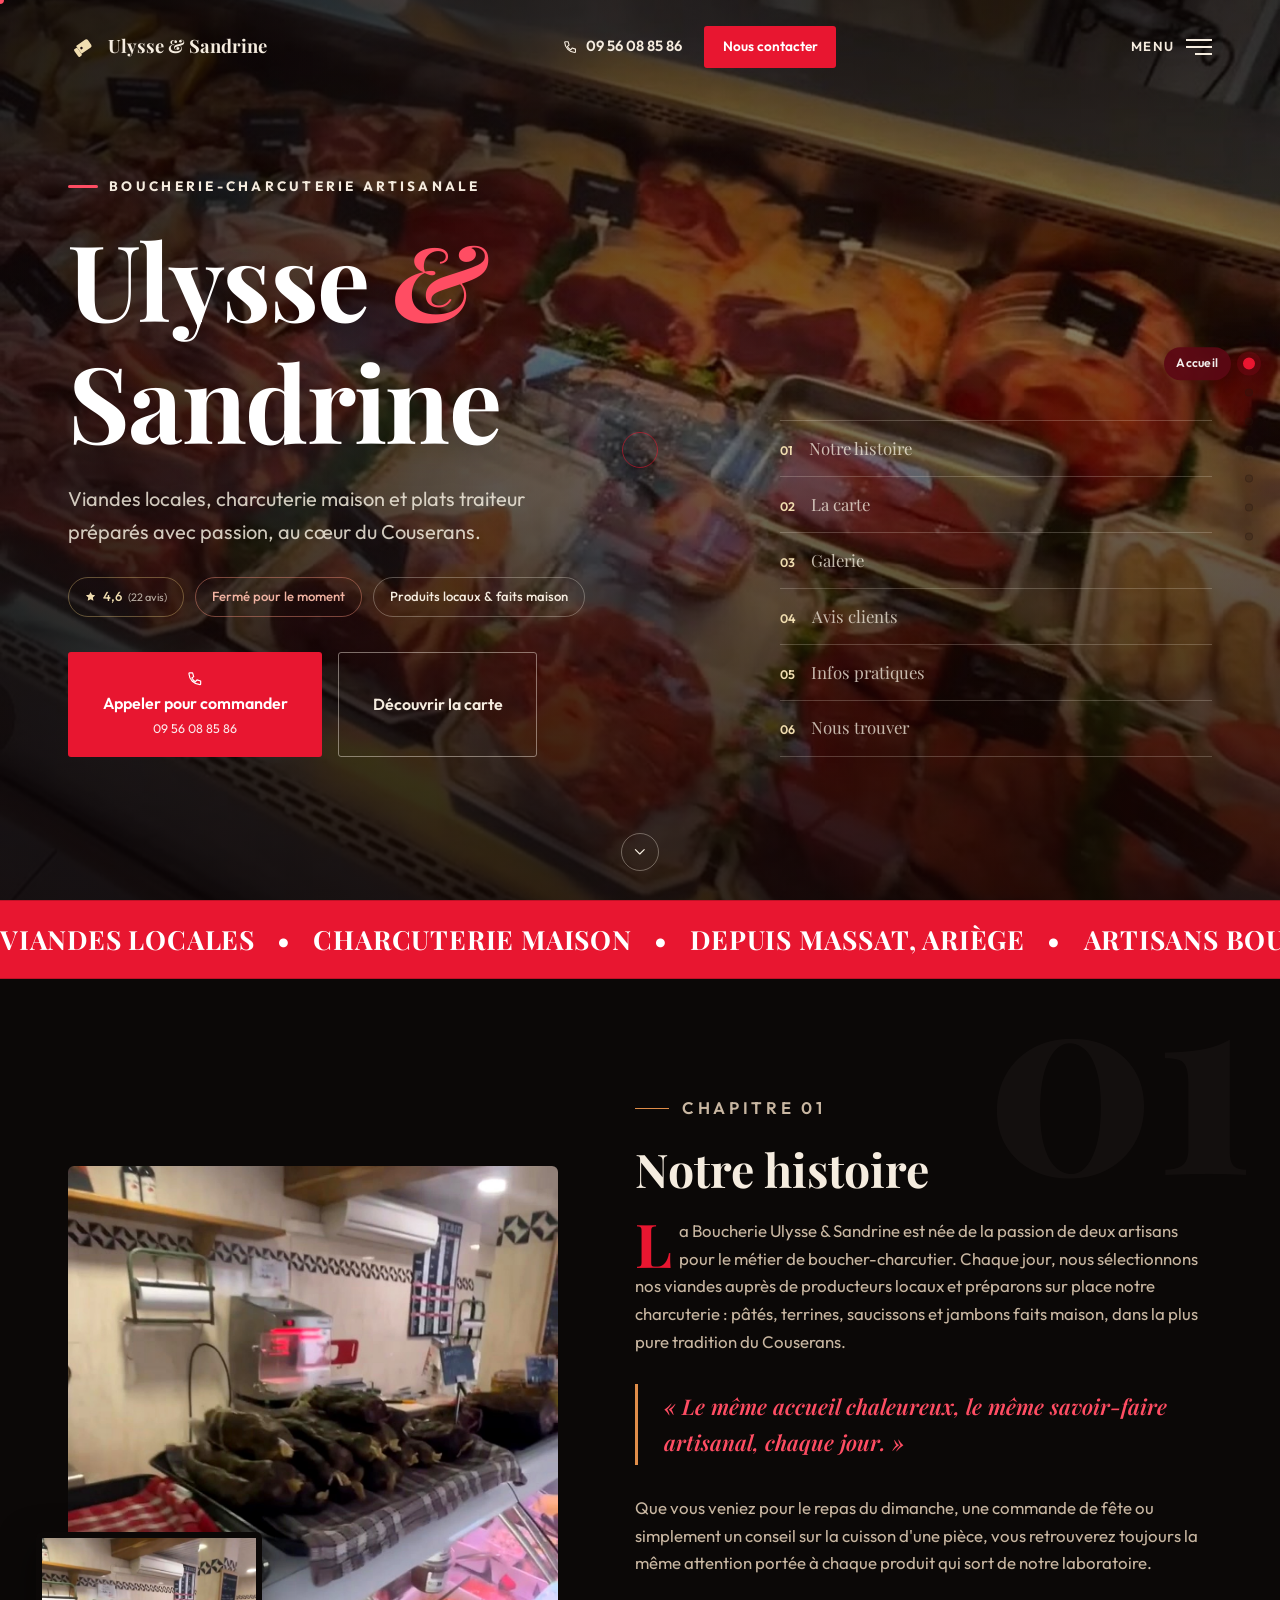
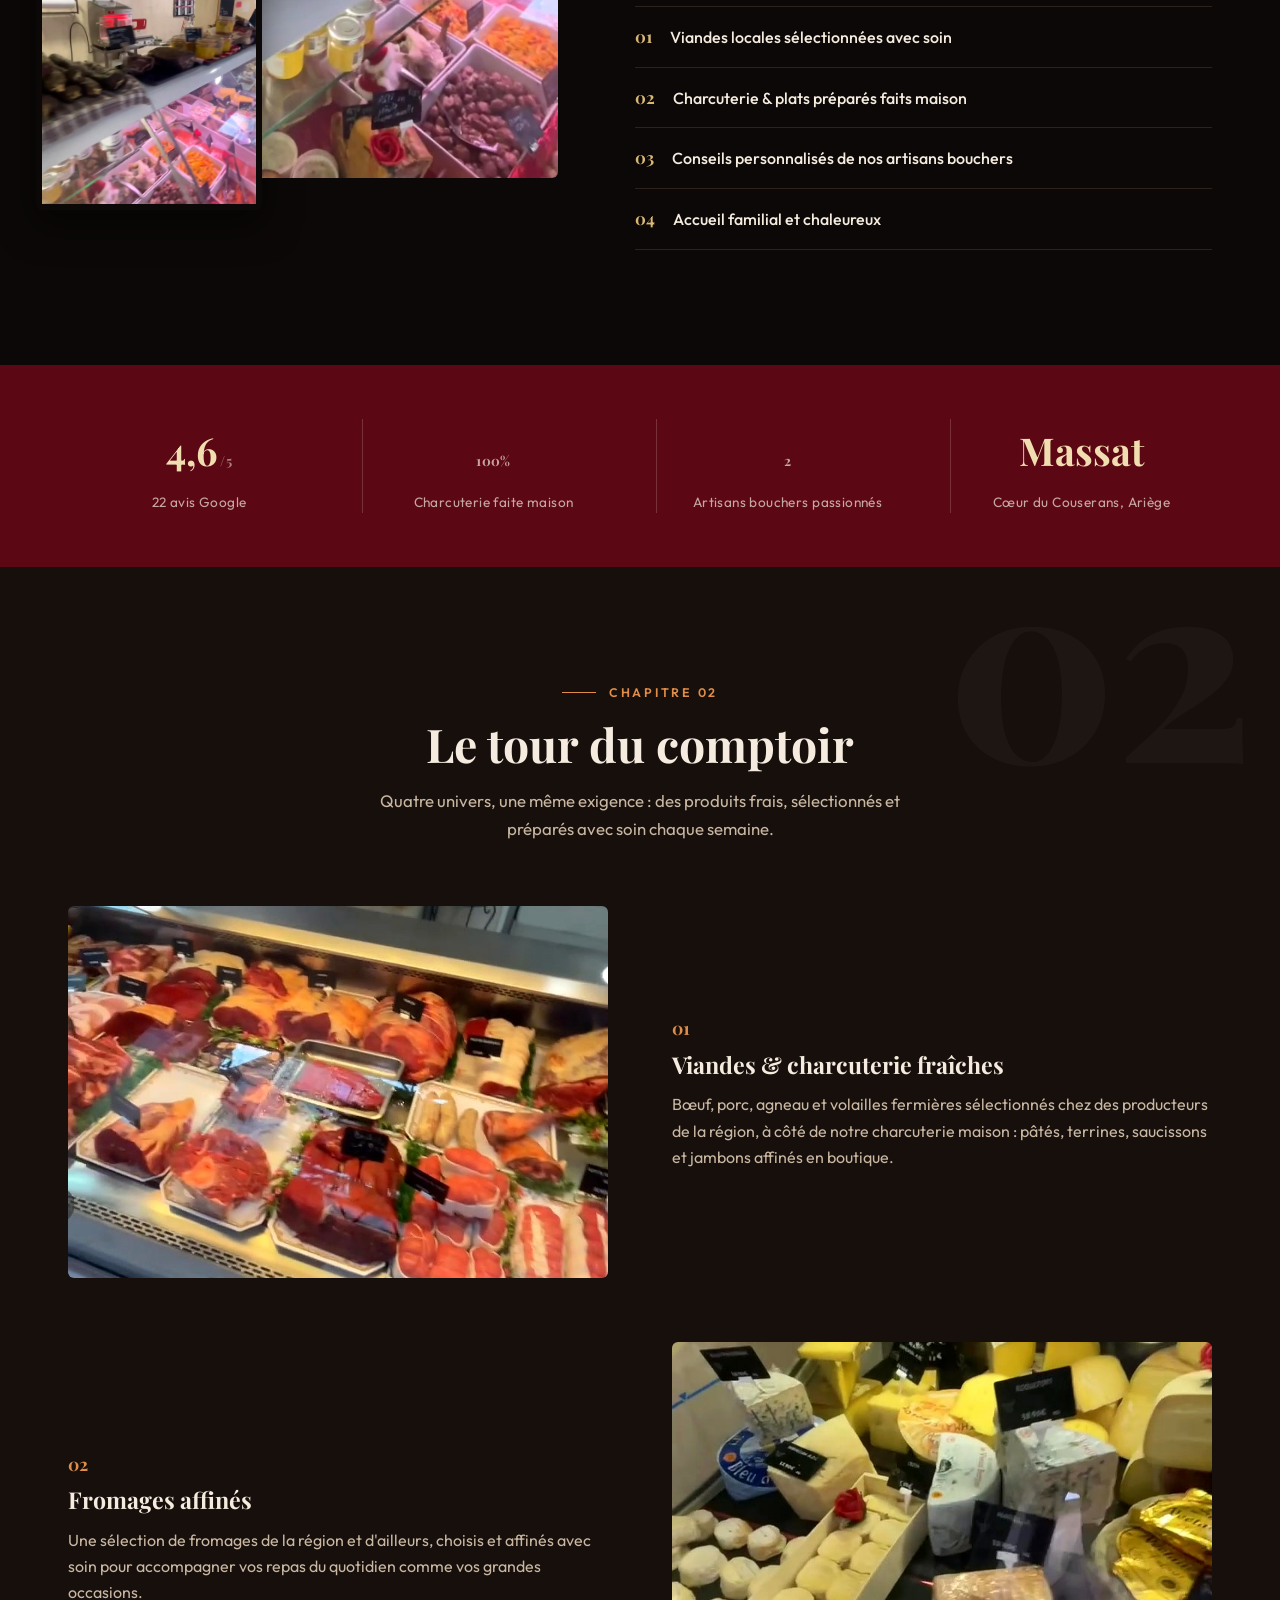
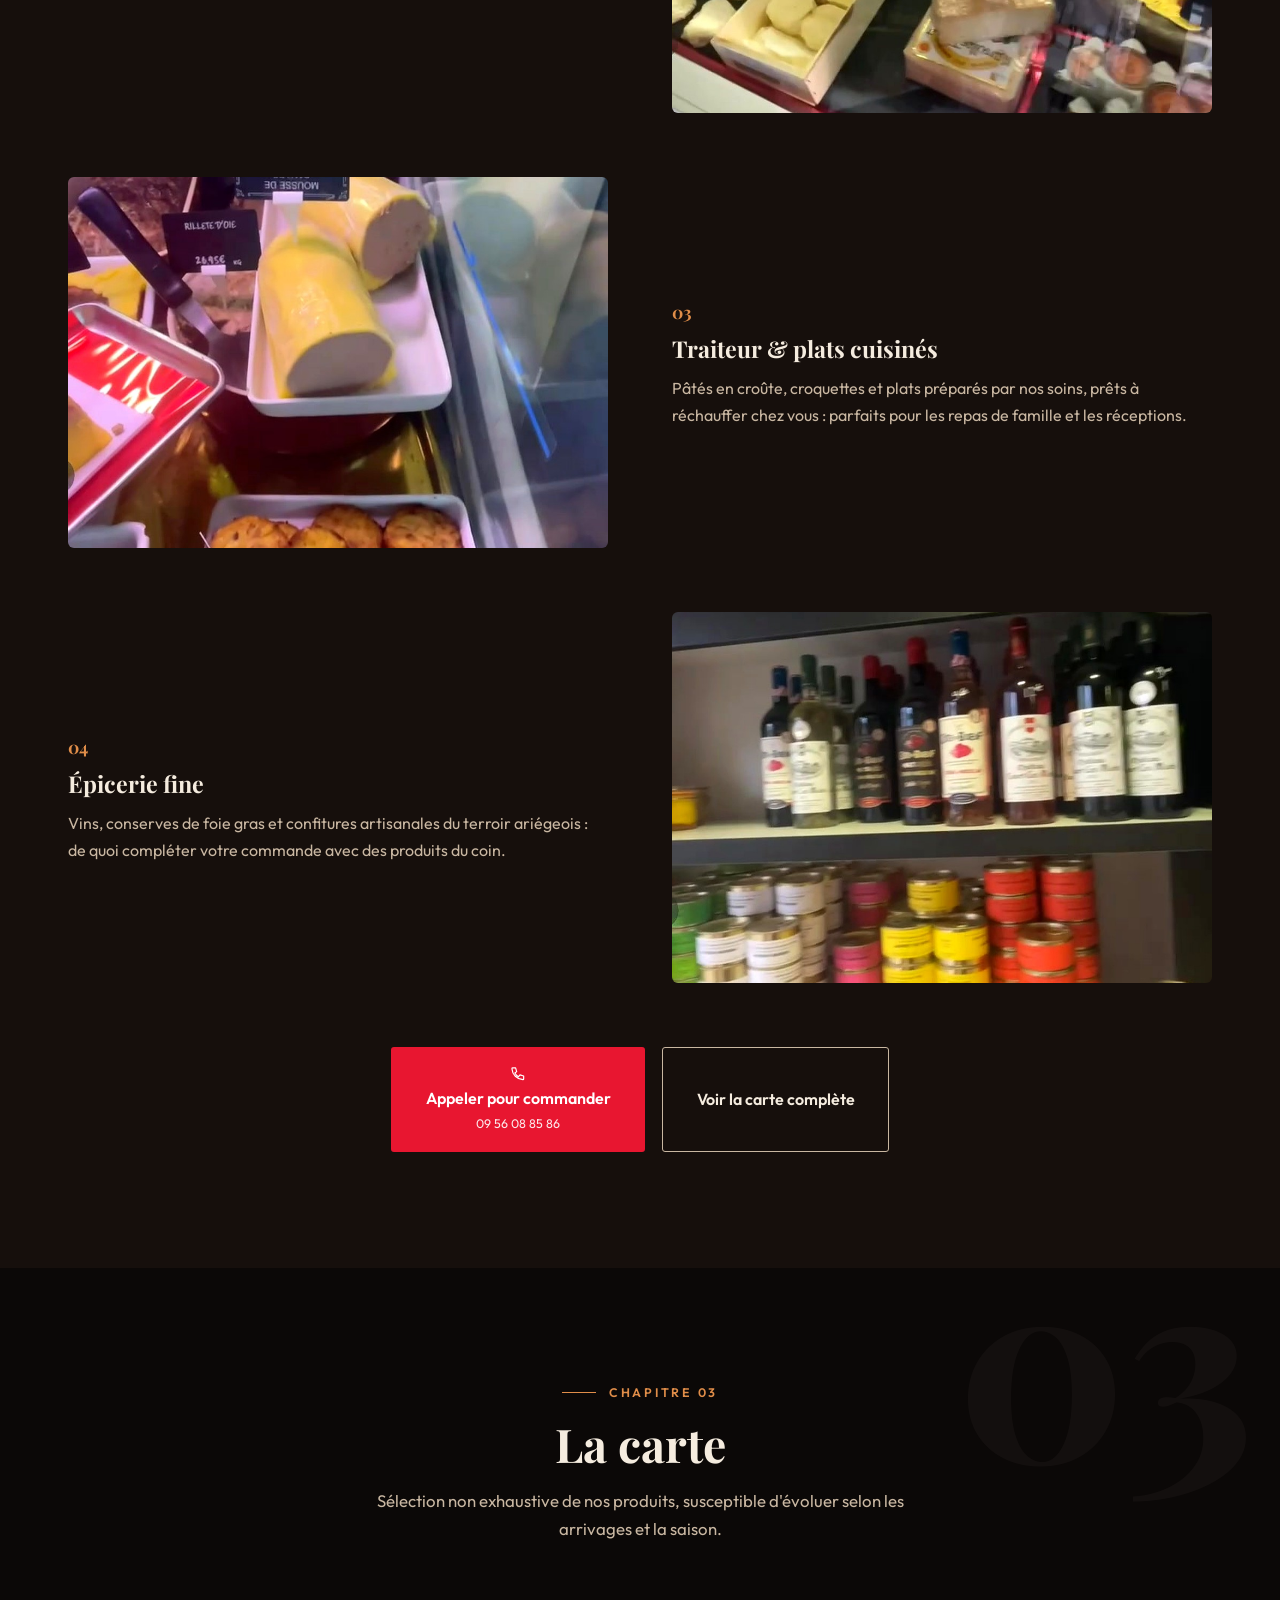
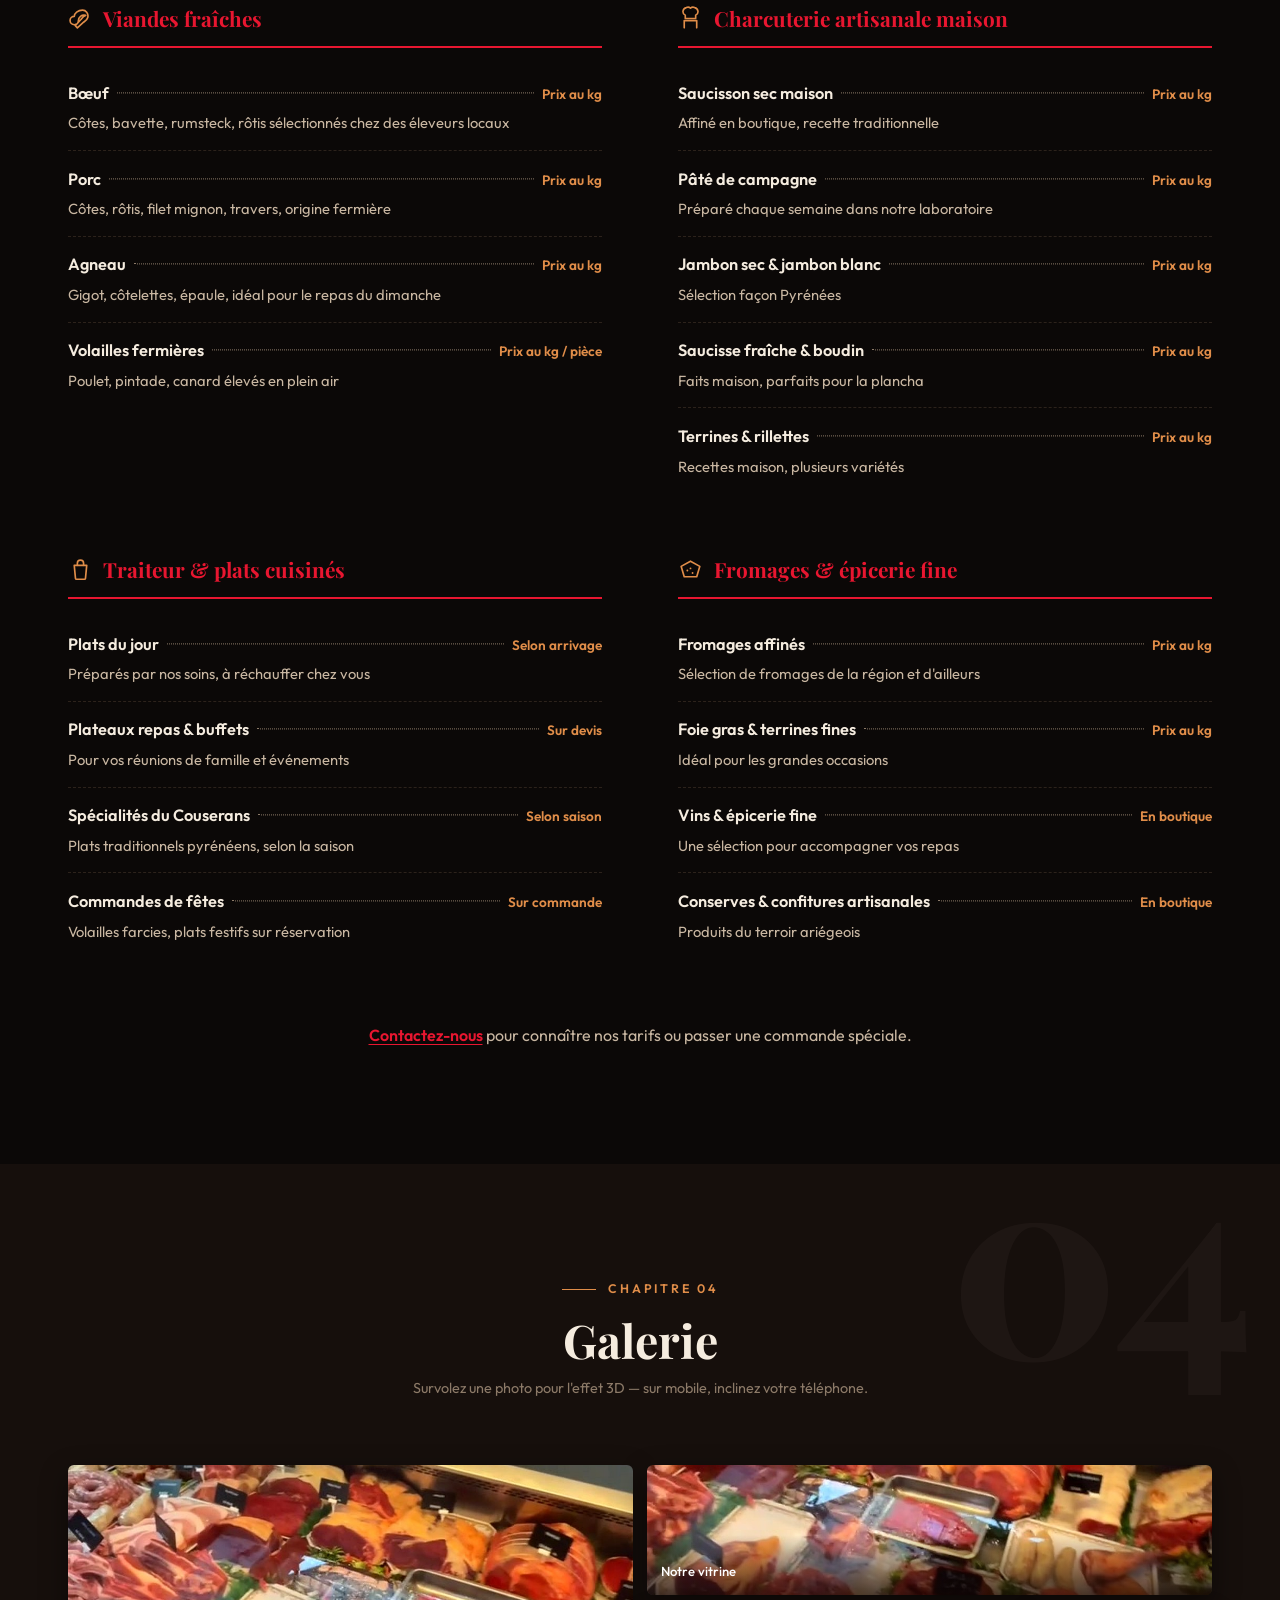
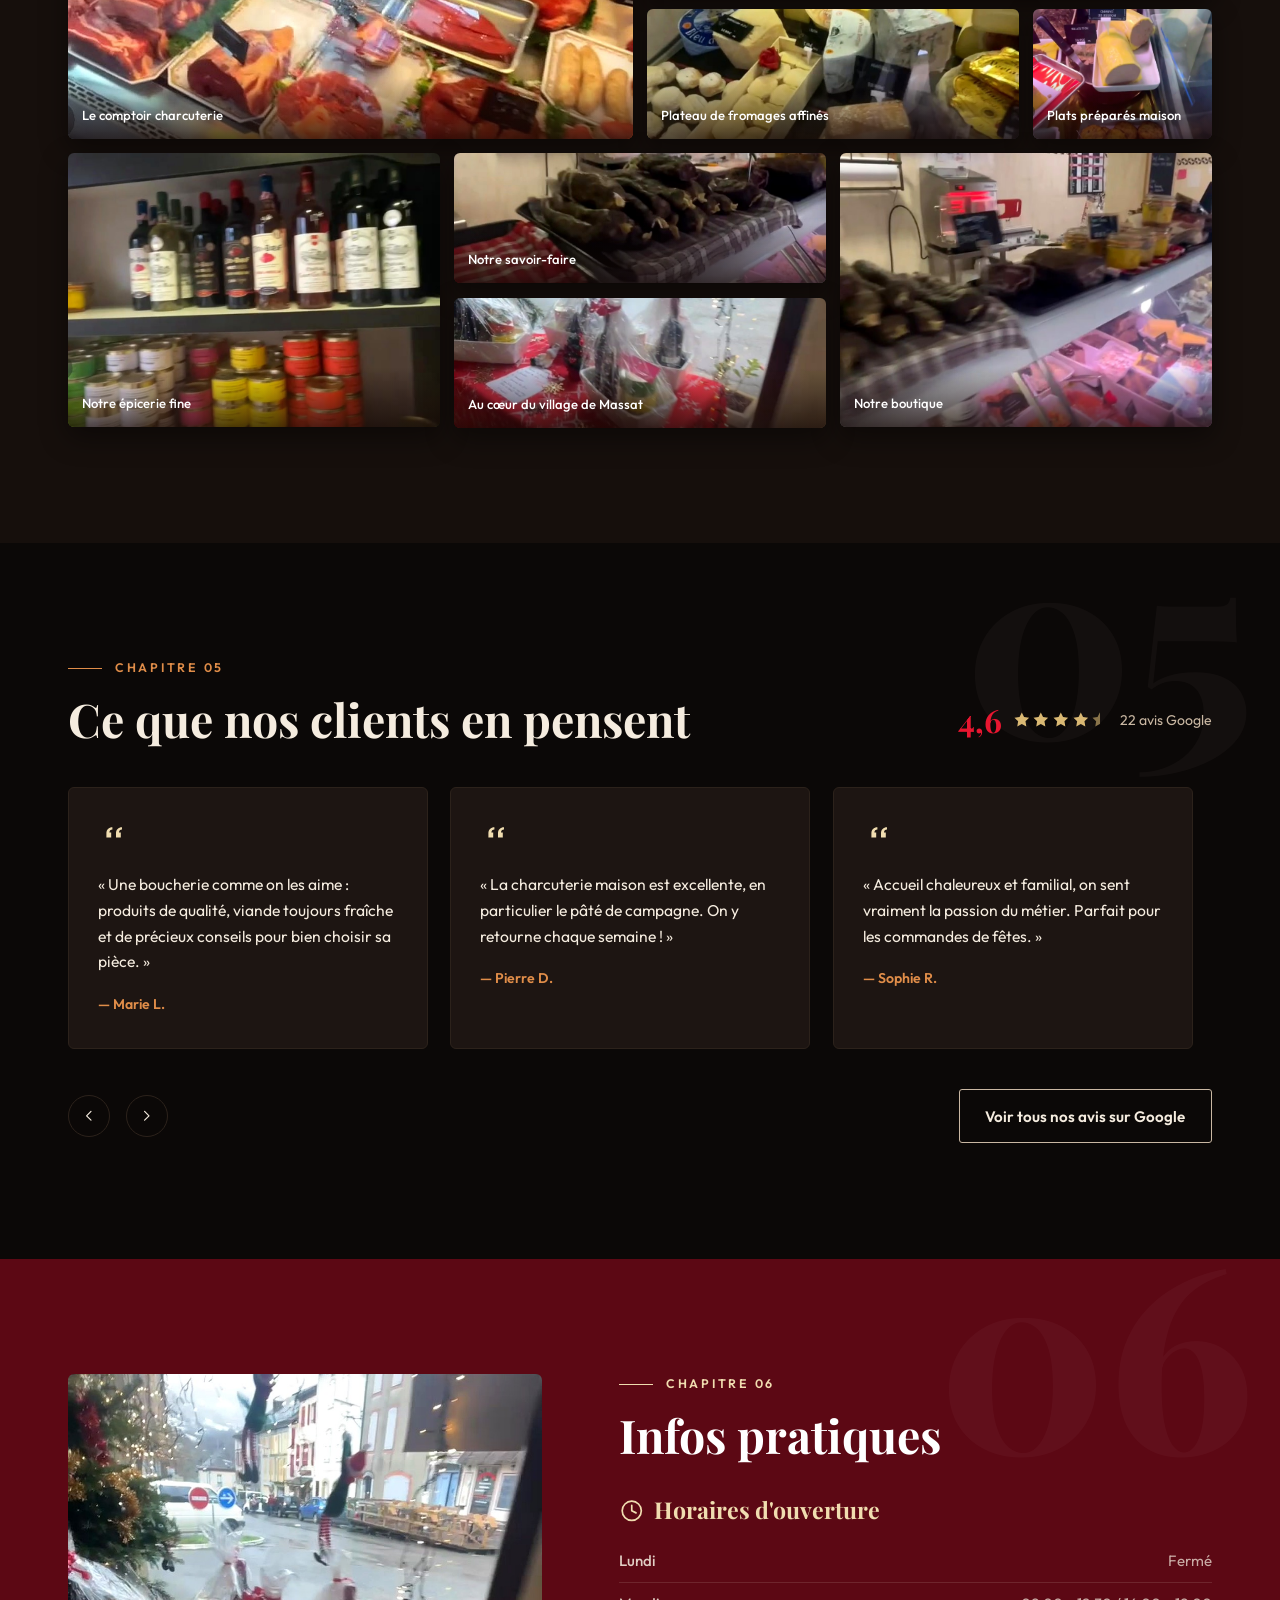
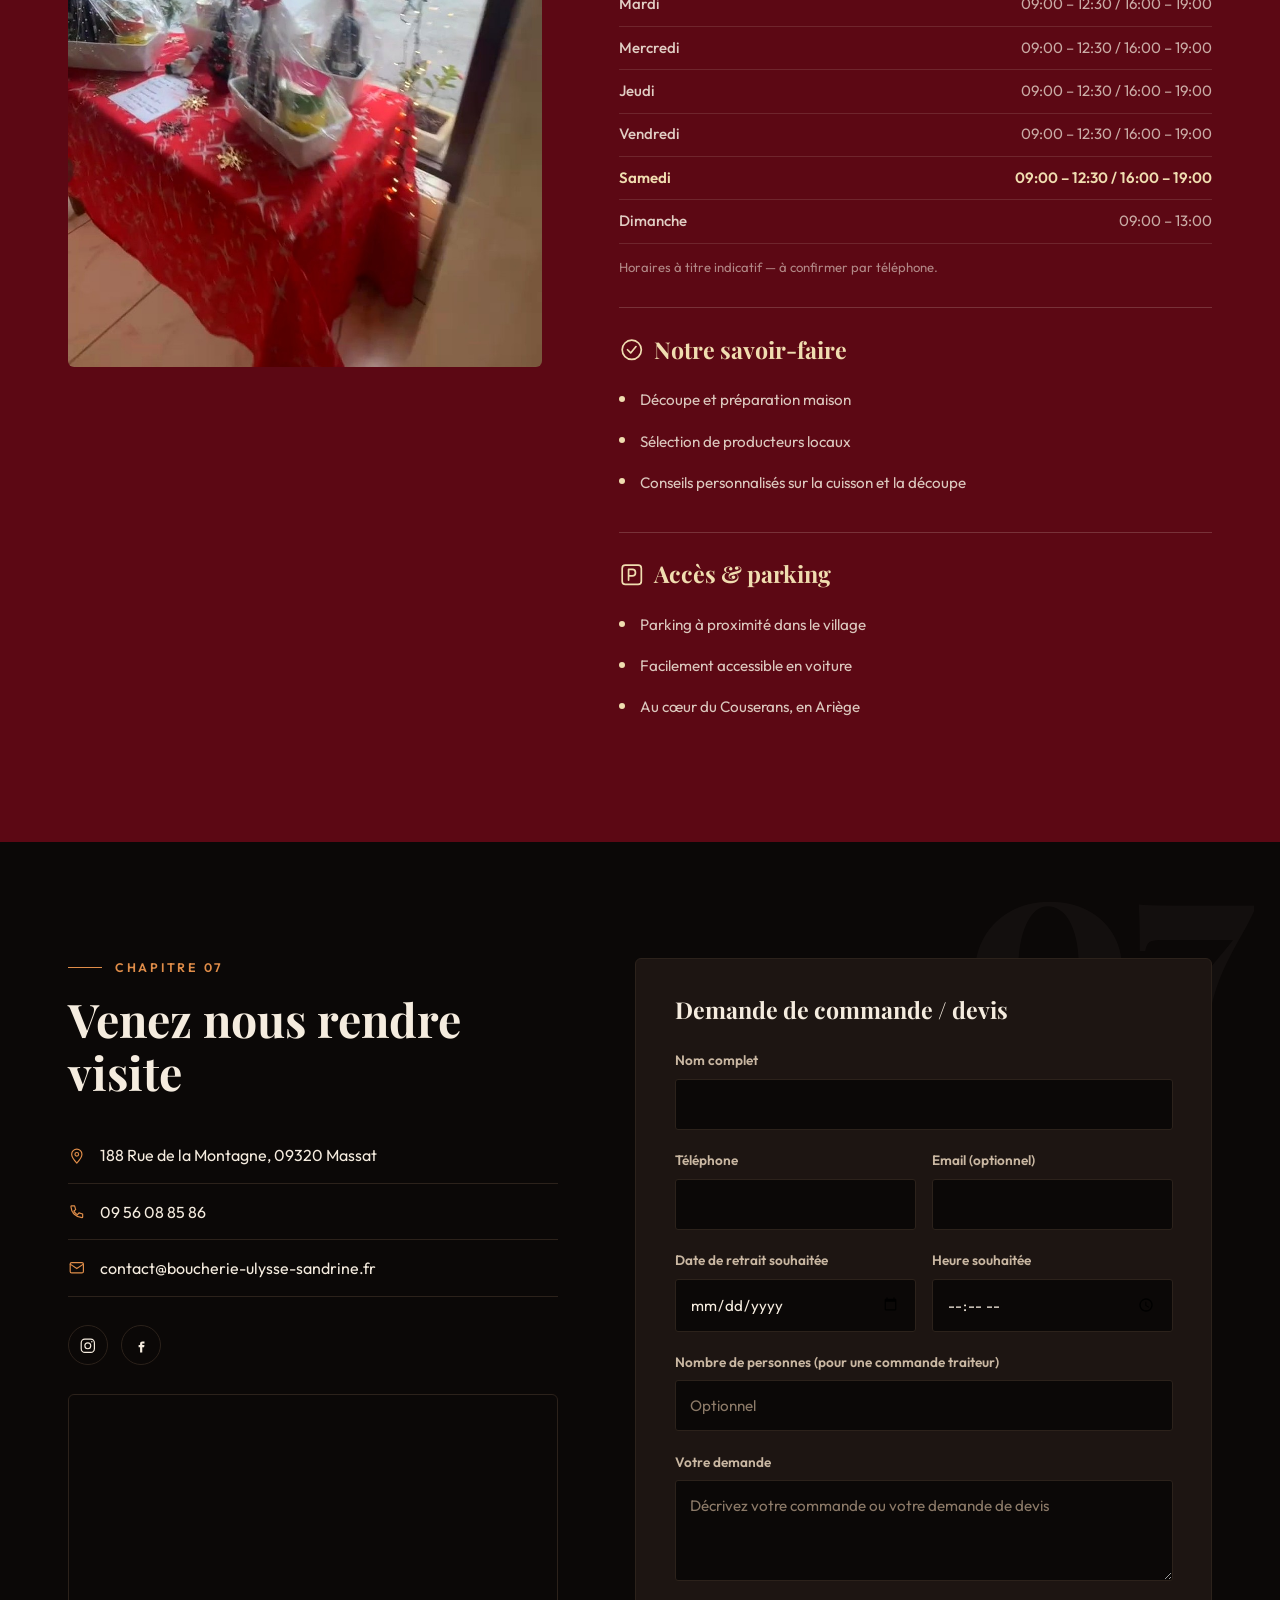
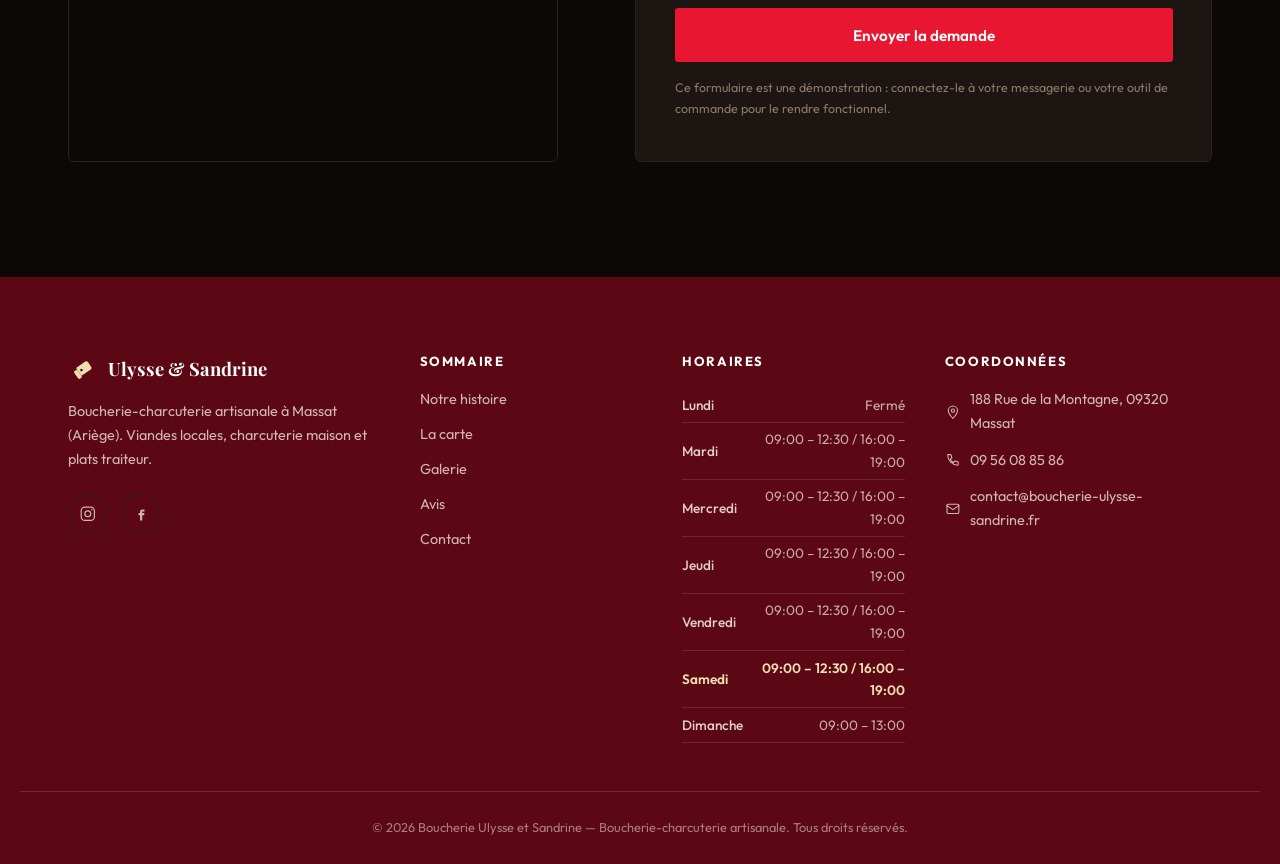
<file: index.html>
<!DOCTYPE html>
<html lang="fr" class="no-js">
<head>
<meta charset="UTF-8">
<meta name="viewport" content="width=device-width, initial-scale=1.0">
<title>Boucherie Ulysse &amp; Sandrine — Boucherie-Charcuterie Artisanale à Massat (Ariège)</title>
<meta name="description" content="Boucherie Ulysse et Sandrine, boucherie-charcuterie artisanale à Massat, en Ariège. Viandes locales, charcuterie maison, plats traiteur et épicerie fine. Note 4,6/5 sur 22 avis Google.">
<meta name="theme-color" content="#0B0807">
<link rel="icon" href="assets/favicon.svg" type="image/svg+xml">
<link rel="preconnect" href="https://fonts.googleapis.com">
<link rel="preconnect" href="https://fonts.gstatic.com" crossorigin>
<link href="https://fonts.googleapis.com/css2?family=Playfair+Display:ital,wght@0,600;0,700;0,800;1,500;1,600&family=Outfit:wght@400;500;600;700&display=swap" rel="stylesheet">
<link rel="stylesheet" href="css/style.css?v=10">
<style>
/* Critical inline styles — keep the preloader correct even if the external CSS is momentarily cached/stale */
.preloader{position:fixed;inset:0;z-index:9999;display:flex;flex-direction:column;align-items:center;justify-content:center;gap:20px;background:radial-gradient(circle at 50% 35%,#3A0F0F,#1B0707 70%);color:#fff;transition:opacity .7s ease,visibility .7s ease}
.preloader.is-done{opacity:0;visibility:hidden;pointer-events:none}
.preloader-mark{width:58px!important;height:58px!important;color:#D9B873}
.preloader-text{font-family:'Playfair Display',Georgia,serif;font-size:1.6rem;font-weight:800;letter-spacing:.04em}
.preloader-bar{width:150px;height:3px;border-radius:3px;background:rgba(255,255,255,.16);overflow:hidden}
.no-js .preloader{display:none}
</style>
<meta property="og:title" content="Boucherie Ulysse &amp; Sandrine — Boucherie-Charcuterie Artisanale">
<meta property="og:description" content="Viandes locales, charcuterie artisanale maison et plats traiteur à Massat, en Ariège. Note 4,6/5 (22 avis).">
<meta property="og:type" content="website">
<script type="application/ld+json">
{
  "@context": "https://schema.org",
  "@type": "GroceryStore",
  "name": "Boucherie Ulysse et Sandrine",
  "image": "assets/photos/boucherie-comptoir-charcuterie.jpg",
  "priceRange": "€€",
  "telephone": "+33-9-56-08-85-86",
  "address": {
    "@type": "PostalAddress",
    "streetAddress": "188 Rue de la Montagne",
    "addressLocality": "Massat",
    "postalCode": "09320",
    "addressCountry": "FR"
  },
  "aggregateRating": {
    "@type": "AggregateRating",
    "ratingValue": "4.6",
    "reviewCount": "22"
  },
  "openingHoursSpecification": [
    { "@type": "OpeningHoursSpecification", "dayOfWeek": ["Tuesday","Wednesday","Thursday","Friday","Saturday"], "opens": "09:00", "closes": "12:30" },
    { "@type": "OpeningHoursSpecification", "dayOfWeek": ["Tuesday","Wednesday","Thursday","Friday","Saturday"], "opens": "16:00", "closes": "19:00" },
    { "@type": "OpeningHoursSpecification", "dayOfWeek": "Sunday", "opens": "09:00", "closes": "13:00" }
  ]
}
</script>
<script>document.documentElement.classList.replace('no-js','js');</script>
</head>
<body>

<svg style="display:none" aria-hidden="true">
  <defs>
    <symbol id="icon-cleaver" viewBox="0 0 24 24" fill="currentColor"><g transform="translate(12 12) rotate(-35) translate(-12 -12)"><rect x="4.5" y="9.5" width="3.4" height="7.5" rx="1.1"/><path d="M7.9 8.2h9a1.5 1.5 0 0 1 1.5 1.5v4.6a1.5 1.5 0 0 1-1.5 1.5h-9V8.2z"/><circle cx="10.5" cy="12" r="1" fill="#1E0E0E"/></g></symbol>
    <symbol id="icon-meat" viewBox="0 0 24 24" fill="none" stroke="currentColor" stroke-width="1.6" stroke-linecap="round" stroke-linejoin="round"><path d="M14 4c3 0 6 3 5 7-.6 2.4-2.7 3.6-4 4.6L9 21l-2-2 5.4-6c1-1.3 2.2-3.4 4.6-4-4-1-7 2-7 5a4 4 0 1 1-4-4c0-3 3.5-6 8-6z"/></symbol>
    <symbol id="icon-cheese" viewBox="0 0 24 24" fill="none" stroke="currentColor" stroke-width="1.6" stroke-linecap="round" stroke-linejoin="round"><path d="M3 9l9-5 9 5-3 10H6L3 9z"/><circle cx="9" cy="13" r="0.9" fill="currentColor" stroke="none"/><circle cx="14" cy="15.4" r="0.9" fill="currentColor" stroke="none"/><circle cx="12" cy="11" r="0.9" fill="currentColor" stroke="none"/></symbol>
    <symbol id="icon-bag" viewBox="0 0 24 24" fill="none" stroke="currentColor" stroke-width="1.6" stroke-linecap="round" stroke-linejoin="round"><path d="M6 8h12l-1.2 12.5a1 1 0 0 1-1 .9H8.2a1 1 0 0 1-1-.9L6 8z"/><path d="M9 8V6a3 3 0 0 1 6 0v2"/></symbol>
    <symbol id="icon-star" viewBox="0 0 24 24" fill="currentColor"><path d="M12 2l3.09 6.26L22 9.27l-5 4.87L18.18 21 12 17.77 5.82 21 7 14.14l-5-4.87 6.91-1.01L12 2z"/></symbol>
    <symbol id="icon-check" viewBox="0 0 24 24" fill="none" stroke="currentColor" stroke-width="1.6" stroke-linecap="round" stroke-linejoin="round"><circle cx="12" cy="12" r="9"/><polyline points="8 12 11 15 16 9"/></symbol>
    <symbol id="icon-pin" viewBox="0 0 24 24" fill="none" stroke="currentColor" stroke-width="1.6" stroke-linecap="round" stroke-linejoin="round"><path d="M12 22s7-7.5 7-12a7 7 0 1 0-14 0c0 4.5 7 12 7 12z"/><circle cx="12" cy="10" r="2.5"/></symbol>
    <symbol id="icon-phone" viewBox="0 0 24 24" fill="none" stroke="currentColor" stroke-width="1.6" stroke-linecap="round" stroke-linejoin="round"><path d="M5 4h4l1.5 5L8 11a12 12 0 0 0 5 5l2-2.5 5 1.5v4a1 1 0 0 1-1 1A16 16 0 0 1 4 5a1 1 0 0 1 1-1z"/></symbol>
    <symbol id="icon-clock" viewBox="0 0 24 24" fill="none" stroke="currentColor" stroke-width="1.6" stroke-linecap="round" stroke-linejoin="round"><circle cx="12" cy="12" r="9"/><polyline points="12 7 12 12 16 14"/></symbol>
    <symbol id="icon-mail" viewBox="0 0 24 24" fill="none" stroke="currentColor" stroke-width="1.6" stroke-linecap="round" stroke-linejoin="round"><rect x="3" y="5" width="18" height="14" rx="2"/><polyline points="3 7 12 13 21 7"/></symbol>
    <symbol id="icon-instagram" viewBox="0 0 24 24" fill="none" stroke="currentColor" stroke-width="1.6" stroke-linecap="round" stroke-linejoin="round"><rect x="3" y="3" width="18" height="18" rx="5"/><circle cx="12" cy="12" r="4"/><circle cx="17.5" cy="6.5" r="1" fill="currentColor" stroke="none"/></symbol>
    <symbol id="icon-facebook" viewBox="0 0 24 24" fill="currentColor"><path d="M14 9h3V6h-3a3 3 0 0 0-3 3v2H9v3h2v7h3v-7h2.5l.5-3H14V9z"/></symbol>
    <symbol id="icon-leaf" viewBox="0 0 24 24" fill="none" stroke="currentColor" stroke-width="1.6" stroke-linecap="round" stroke-linejoin="round"><path d="M5 19c8 0 14-6 14-14-8 0-14 6-14 14z"/><path d="M5 19c0-5 3-9 7-11"/></symbol>
    <symbol id="icon-wheelchair" viewBox="0 0 24 24" fill="none" stroke="currentColor" stroke-width="1.6" stroke-linecap="round" stroke-linejoin="round"><circle cx="9" cy="5" r="1.8"/><path d="M9 8v5l-4 7"/><path d="M9 13h6l3 7"/><circle cx="14" cy="19" r="2.5"/></symbol>
    <symbol id="icon-parking" viewBox="0 0 24 24" fill="none" stroke="currentColor" stroke-width="1.6" stroke-linecap="round" stroke-linejoin="round"><rect x="3" y="3" width="18" height="18" rx="3"/><path d="M9 17V7h3.5a3 3 0 1 1 0 6H9"/></symbol>
    <symbol id="icon-chef" viewBox="0 0 24 24" fill="none" stroke="currentColor" stroke-width="1.6" stroke-linecap="round" stroke-linejoin="round"><path d="M7 9a4 4 0 0 1 1-7.5A4 4 0 0 1 12 2a4 4 0 0 1 4-.5A4 4 0 0 1 17 9v3H7V9z"/><path d="M6 21v-7h12v7"/></symbol>
    <symbol id="icon-camera" viewBox="0 0 24 24" fill="none" stroke="currentColor" stroke-width="1.6" stroke-linecap="round" stroke-linejoin="round"><rect x="3" y="7" width="18" height="13" rx="2"/><path d="M8 7l1.5-3h5L16 7"/><circle cx="12" cy="13.5" r="3.5"/></symbol>
    <symbol id="icon-quote" viewBox="0 0 24 24" fill="currentColor"><path d="M7 11c0-3 2-5 5-5v2c-1.5 0-2.5 1-2.5 2.5H11v4H7v-3.5z"/><path d="M15 11c0-3 2-5 5-5v2c-1.5 0-2.5 1-2.5 2.5H19v4h-4v-3.5z"/></symbol>
    <symbol id="icon-chevron" viewBox="0 0 24 24" fill="none" stroke="currentColor" stroke-width="1.6" stroke-linecap="round" stroke-linejoin="round"><polyline points="6 9 12 15 18 9"/></symbol>
    <symbol id="icon-arrow-up" viewBox="0 0 24 24" fill="none" stroke="currentColor" stroke-width="1.8" stroke-linecap="round" stroke-linejoin="round"><line x1="12" y1="19" x2="12" y2="5"/><polyline points="5 12 12 5 19 12"/></symbol>
    <symbol id="icon-users" viewBox="0 0 24 24" fill="none" stroke="currentColor" stroke-width="1.6" stroke-linecap="round" stroke-linejoin="round"><circle cx="9" cy="8" r="3"/><path d="M3 20c0-3.3 2.7-6 6-6s6 2.7 6 6"/><circle cx="17" cy="9" r="2.3"/><path d="M16 14.2c2.3.4 4 2.3 4 4.8"/></symbol>
  </defs>
</svg>

<a class="skip-link" href="#main">Aller au contenu principal</a>

<div class="preloader" id="preloader" aria-hidden="true">
  <svg class="preloader-mark"><use href="#icon-cleaver"/></svg>
  <span class="preloader-text">Ulysse &amp; Sandrine</span>
  <span class="preloader-bar"></span>
</div>

<div class="scroll-progress" id="scroll-progress" aria-hidden="true"></div>

<header class="site-header" id="header">
  <div class="container header-inner">
    <a href="#accueil" class="logo">
      <svg class="logo-mark" aria-hidden="true"><use href="#icon-cleaver"/></svg>
      <span class="logo-text">Ulysse &amp; Sandrine</span>
    </a>

    <nav class="main-nav" id="main-nav">
      <ul>
        <li><a href="#accueil"><span class="hero-index-num">00</span>Accueil</a></li>
        <li><a href="#apropos"><span class="hero-index-num">01</span>Notre histoire</a></li>
        <li><a href="#produits"><span class="hero-index-num">02</span>La carte</a></li>
        <li><a href="#galerie"><span class="hero-index-num">03</span>Galerie</a></li>
        <li><a href="#avis"><span class="hero-index-num">04</span>Avis</a></li>
        <li><a href="#infos"><span class="hero-index-num">05</span>Infos pratiques</a></li>
        <li><a href="#contact"><span class="hero-index-num">06</span>Contact</a></li>
      </ul>
    </nav>

    <div class="header-actions">
      <a href="tel:+33956088586" class="phone-link">
        <svg class="icon" aria-hidden="true"><use href="#icon-phone"/></svg>
        <span>09 56 08 85 86</span>
      </a>
      <a href="#contact" class="btn btn-primary btn-sm">Nous contacter</a>
    </div>

    <button class="nav-toggle" id="nav-toggle" aria-label="Ouvrir le menu" aria-expanded="false" aria-controls="main-nav">
      <span class="nav-toggle-label">Menu</span>
      <span class="nav-toggle-box"><span></span><span></span><span></span></span>
    </button>
  </div>
</header>

<nav class="section-dots" id="section-dots" aria-label="Navigation rapide entre les sections">
  <a href="#accueil" class="active"><span class="dot-label">Accueil</span></a>
  <a href="#apropos"><span class="dot-label">Notre histoire</span></a>
  <a href="#produits"><span class="dot-label">La carte</span></a>
  <a href="#galerie"><span class="dot-label">Galerie</span></a>
  <a href="#avis"><span class="dot-label">Avis</span></a>
  <a href="#infos"><span class="dot-label">Infos pratiques</span></a>
  <a href="#contact"><span class="dot-label">Contact</span></a>
</nav>

<div class="cursor-dot" id="cursor-dot" aria-hidden="true"></div>
<div class="cursor-ring" id="cursor-ring" aria-hidden="true"></div>

<main id="main">

  <!-- ============ HERO ============ -->
  <section class="hero" id="accueil">
    <div class="hero-media" aria-hidden="true">
      <video class="hero-video" id="hero-video" autoplay muted loop playsinline preload="auto" poster="assets/photos/boucherie-comptoir-charcuterie.jpg">
        <source src="assets/video/boutique-hero.mp4" type="video/mp4">
      </video>
      <img class="hero-fallback-img" id="hero-fallback-img" src="assets/photos/boucherie-comptoir-charcuterie.jpg" alt="" hidden>
    </div>
    <div class="hero-veil" aria-hidden="true"></div>
    <p class="hero-vertical-label" aria-hidden="true">Massat · Ariège — Depuis l'artisanat</p>

    <div class="container hero-layout">
      <div class="hero-content" id="hero-content">
        <p class="eyebrow" data-reveal>Boucherie-charcuterie artisanale</p>
        <h1 data-reveal>Ulysse <em>&amp;</em> Sandrine</h1>
        <p class="hero-subtitle" data-reveal>Viandes locales, charcuterie maison et plats traiteur préparés avec passion, au cœur du Couserans.</p>

        <div class="hero-badges" data-reveal>
          <span class="badge badge-rating">
            <svg class="icon icon-sm" aria-hidden="true"><use href="#icon-star"/></svg>
            4,6 <small>(22 avis)</small>
          </span>
          <span class="badge badge-open" id="open-status-badge">Ouvert maintenant</span>
          <span class="badge">Produits locaux &amp; faits maison</span>
        </div>

        <div class="hero-actions" data-reveal>
          <a href="tel:+33956088586" class="btn btn-call btn-lg btn-magnetic">
            <svg class="icon" aria-hidden="true"><use href="#icon-phone"/></svg>
            Appeler pour commander
            <span class="btn-call-num">09 56 08 85 86</span>
          </a>
          <a href="#produits" class="btn btn-outline btn-lg btn-magnetic">Découvrir la carte</a>
        </div>
      </div>

      <nav class="hero-index" data-reveal aria-label="Sommaire de la page">
        <a href="#apropos"><span class="hero-index-num">01</span>Notre histoire</a>
        <a href="#produits"><span class="hero-index-num">02</span>La carte</a>
        <a href="#galerie"><span class="hero-index-num">03</span>Galerie</a>
        <a href="#avis"><span class="hero-index-num">04</span>Avis clients</a>
        <a href="#infos"><span class="hero-index-num">05</span>Infos pratiques</a>
        <a href="#contact"><span class="hero-index-num">06</span>Nous trouver</a>
      </nav>
    </div>

    <a href="#apropos" class="scroll-cue" aria-label="Découvrir la suite">
      <svg class="icon" aria-hidden="true"><use href="#icon-chevron"/></svg>
    </a>
  </section>

  <div class="marquee" aria-hidden="true">
    <div class="marquee-track">
      <span>Viandes locales</span><span class="marquee-dot">•</span>
      <span>Charcuterie maison</span><span class="marquee-dot">•</span>
      <span>Depuis Massat, Ariège</span><span class="marquee-dot">•</span>
      <span>Artisans bouchers passionnés</span><span class="marquee-dot">•</span>
      <span>Viandes locales</span><span class="marquee-dot">•</span>
      <span>Charcuterie maison</span><span class="marquee-dot">•</span>
      <span>Depuis Massat, Ariège</span><span class="marquee-dot">•</span>
      <span>Artisans bouchers passionnés</span><span class="marquee-dot">•</span>
    </div>
  </div>

  <!-- ============ NOTRE HISTOIRE ============ -->
  <section class="story" id="apropos" data-chapter="01">
    <div class="container story-grid">
      <div class="story-media" data-reveal>
        <img src="assets/photos/boucherie-savoir-faire-charcuterie.jpg" alt="Charcuterie suspendue et savoir-faire artisanal à la Boucherie Ulysse et Sandrine, à Massat" loading="lazy">
        <figure class="story-media-inset">
          <img src="assets/photos/boucherie-interieur-boutique.jpg" alt="Intérieur de la boutique de la Boucherie Ulysse et Sandrine" loading="lazy">
        </figure>
      </div>
      <div class="story-text" data-reveal>
        <p class="chapter-label">Chapitre 01</p>
        <h2>Notre histoire</h2>
        <p class="drop-cap">La Boucherie Ulysse &amp; Sandrine est née de la passion de deux artisans pour le métier de boucher-charcutier. Chaque jour, nous sélectionnons nos viandes auprès de producteurs locaux et préparons sur place notre charcuterie&nbsp;: pâtés, terrines, saucissons et jambons faits maison, dans la plus pure tradition du Couserans.</p>
        <blockquote class="pull-quote">« Le même accueil chaleureux, le même savoir-faire artisanal, chaque jour. »</blockquote>
        <p>Que vous veniez pour le repas du dimanche, une commande de fête ou simplement un conseil sur la cuisson d'une pièce, vous retrouverez toujours la même attention portée à chaque produit qui sort de notre laboratoire.</p>
        <ul class="value-list">
          <li><span class="value-num">01</span>Viandes locales sélectionnées avec soin</li>
          <li><span class="value-num">02</span>Charcuterie &amp; plats préparés faits maison</li>
          <li><span class="value-num">03</span>Conseils personnalisés de nos artisans bouchers</li>
          <li><span class="value-num">04</span>Accueil familial et chaleureux</li>
        </ul>
      </div>
    </div>
  </section>

  <!-- ============ NUMBERS BAND ============ -->
  <section class="numbers-band">
    <div class="container numbers-row">
      <div class="number" data-reveal>
        <strong><span class="count" data-count="4.6" data-decimals="1">4,6</span><span class="number-sub">/5</span></strong>
        <span>22 avis Google</span>
      </div>
      <div class="number" data-reveal>
        <strong><span class="count" data-count="100" data-suffix="%">100%</span></strong>
        <span>Charcuterie faite maison</span>
      </div>
      <div class="number" data-reveal>
        <strong><span class="count" data-count="2">2</span></strong>
        <span>Artisans bouchers passionnés</span>
      </div>
      <div class="number" data-reveal>
        <strong>Massat</strong>
        <span>Cœur du Couserans, Ariège</span>
      </div>
    </div>
  </section>

  <!-- ============ LE TOUR DU COMPTOIR ============ -->
  <section class="comptoir-story" id="savoir-faire" data-chapter="02">
    <div class="container">
      <p class="chapter-label center" data-reveal>Chapitre 02</p>
      <h2 class="center" data-reveal>Le tour du comptoir</h2>
      <p class="section-intro center" data-reveal>Quatre univers, une même exigence&nbsp;: des produits frais, sélectionnés et préparés avec soin chaque semaine.</p>
    </div>

    <div class="story-row" data-reveal>
      <div class="story-row-media"><img src="assets/photos/boucherie-vitrine-charcuterie.jpg" alt="Vitrine de charcuterie et viandes fraîches de la boucherie" loading="lazy"></div>
      <div class="story-row-text">
        <span class="story-row-num">01</span>
        <h3>Viandes &amp; charcuterie fraîches</h3>
        <p>Bœuf, porc, agneau et volailles fermières sélectionnés chez des producteurs de la région, à côté de notre charcuterie maison&nbsp;: pâtés, terrines, saucissons et jambons affinés en boutique.</p>
      </div>
    </div>

    <div class="story-row reverse" data-reveal>
      <div class="story-row-media"><img src="assets/photos/boucherie-plateau-fromages.jpg" alt="Plateau de fromages affinés en vitrine" loading="lazy"></div>
      <div class="story-row-text">
        <span class="story-row-num">02</span>
        <h3>Fromages affinés</h3>
        <p>Une sélection de fromages de la région et d'ailleurs, choisis et affinés avec soin pour accompagner vos repas du quotidien comme vos grandes occasions.</p>
      </div>
    </div>

    <div class="story-row" data-reveal>
      <div class="story-row-media"><img src="assets/photos/boucherie-plats-prepares.jpg" alt="Plats traiteur et préparations maison en vitrine" loading="lazy"></div>
      <div class="story-row-text">
        <span class="story-row-num">03</span>
        <h3>Traiteur &amp; plats cuisinés</h3>
        <p>Pâtés en croûte, croquettes et plats préparés par nos soins, prêts à réchauffer chez vous&nbsp;: parfaits pour les repas de famille et les réceptions.</p>
      </div>
    </div>

    <div class="story-row reverse" data-reveal>
      <div class="story-row-media"><img src="assets/photos/boucherie-epicerie-fine.jpg" alt="Rayon épicerie fine avec vins et conserves artisanales" loading="lazy"></div>
      <div class="story-row-text">
        <span class="story-row-num">04</span>
        <h3>Épicerie fine</h3>
        <p>Vins, conserves de foie gras et confitures artisanales du terroir ariégeois&nbsp;: de quoi compléter votre commande avec des produits du coin.</p>
      </div>
    </div>

    <div class="story-cta center" data-reveal>
      <a href="tel:+33956088586" class="btn btn-call btn-lg btn-magnetic">
        <svg class="icon" aria-hidden="true"><use href="#icon-phone"/></svg>
        Appeler pour commander
        <span class="btn-call-num">09 56 08 85 86</span>
      </a>
      <a href="#produits" class="btn btn-outline btn-lg btn-magnetic">Voir la carte complète</a>
    </div>
  </section>

  <!-- ============ LA CARTE ============ -->
  <section class="carte" id="produits" data-chapter="03">
    <div class="container">
      <p class="chapter-label center" data-reveal>Chapitre 03</p>
      <h2 class="center" data-reveal>La carte</h2>
      <p class="section-intro center" data-reveal>Sélection non exhaustive de nos produits, susceptible d'évoluer selon les arrivages et la saison.</p>

      <div class="carte-grid">
        <div class="carte-cat" data-reveal>
          <h3><svg class="icon" aria-hidden="true"><use href="#icon-meat"/></svg> Viandes fraîches</h3>
          <ul class="carte-list">
            <li>
              <div class="carte-item-head"><span class="carte-item-name">Bœuf</span><span class="carte-leader"></span><span class="carte-item-price">Prix au kg</span></div>
              <p class="carte-item-desc">Côtes, bavette, rumsteck, rôtis sélectionnés chez des éleveurs locaux</p>
            </li>
            <li>
              <div class="carte-item-head"><span class="carte-item-name">Porc</span><span class="carte-leader"></span><span class="carte-item-price">Prix au kg</span></div>
              <p class="carte-item-desc">Côtes, rôtis, filet mignon, travers, origine fermière</p>
            </li>
            <li>
              <div class="carte-item-head"><span class="carte-item-name">Agneau</span><span class="carte-leader"></span><span class="carte-item-price">Prix au kg</span></div>
              <p class="carte-item-desc">Gigot, côtelettes, épaule, idéal pour le repas du dimanche</p>
            </li>
            <li>
              <div class="carte-item-head"><span class="carte-item-name">Volailles fermières</span><span class="carte-leader"></span><span class="carte-item-price">Prix au kg / pièce</span></div>
              <p class="carte-item-desc">Poulet, pintade, canard élevés en plein air</p>
            </li>
          </ul>
        </div>

        <div class="carte-cat" data-reveal>
          <h3><svg class="icon" aria-hidden="true"><use href="#icon-chef"/></svg> Charcuterie artisanale maison</h3>
          <ul class="carte-list">
            <li>
              <div class="carte-item-head"><span class="carte-item-name">Saucisson sec maison</span><span class="carte-leader"></span><span class="carte-item-price">Prix au kg</span></div>
              <p class="carte-item-desc">Affiné en boutique, recette traditionnelle</p>
            </li>
            <li>
              <div class="carte-item-head"><span class="carte-item-name">Pâté de campagne</span><span class="carte-leader"></span><span class="carte-item-price">Prix au kg</span></div>
              <p class="carte-item-desc">Préparé chaque semaine dans notre laboratoire</p>
            </li>
            <li>
              <div class="carte-item-head"><span class="carte-item-name">Jambon sec &amp; jambon blanc</span><span class="carte-leader"></span><span class="carte-item-price">Prix au kg</span></div>
              <p class="carte-item-desc">Sélection façon Pyrénées</p>
            </li>
            <li>
              <div class="carte-item-head"><span class="carte-item-name">Saucisse fraîche &amp; boudin</span><span class="carte-leader"></span><span class="carte-item-price">Prix au kg</span></div>
              <p class="carte-item-desc">Faits maison, parfaits pour la plancha</p>
            </li>
            <li>
              <div class="carte-item-head"><span class="carte-item-name">Terrines &amp; rillettes</span><span class="carte-leader"></span><span class="carte-item-price">Prix au kg</span></div>
              <p class="carte-item-desc">Recettes maison, plusieurs variétés</p>
            </li>
          </ul>
        </div>

        <div class="carte-cat" data-reveal>
          <h3><svg class="icon" aria-hidden="true"><use href="#icon-bag"/></svg> Traiteur &amp; plats cuisinés</h3>
          <ul class="carte-list">
            <li>
              <div class="carte-item-head"><span class="carte-item-name">Plats du jour</span><span class="carte-leader"></span><span class="carte-item-price">Selon arrivage</span></div>
              <p class="carte-item-desc">Préparés par nos soins, à réchauffer chez vous</p>
            </li>
            <li>
              <div class="carte-item-head"><span class="carte-item-name">Plateaux repas &amp; buffets</span><span class="carte-leader"></span><span class="carte-item-price">Sur devis</span></div>
              <p class="carte-item-desc">Pour vos réunions de famille et événements</p>
            </li>
            <li>
              <div class="carte-item-head"><span class="carte-item-name">Spécialités du Couserans</span><span class="carte-leader"></span><span class="carte-item-price">Selon saison</span></div>
              <p class="carte-item-desc">Plats traditionnels pyrénéens, selon la saison</p>
            </li>
            <li>
              <div class="carte-item-head"><span class="carte-item-name">Commandes de fêtes</span><span class="carte-leader"></span><span class="carte-item-price">Sur commande</span></div>
              <p class="carte-item-desc">Volailles farcies, plats festifs sur réservation</p>
            </li>
          </ul>
        </div>

        <div class="carte-cat" data-reveal>
          <h3><svg class="icon" aria-hidden="true"><use href="#icon-cheese"/></svg> Fromages &amp; épicerie fine</h3>
          <ul class="carte-list">
            <li>
              <div class="carte-item-head"><span class="carte-item-name">Fromages affinés</span><span class="carte-leader"></span><span class="carte-item-price">Prix au kg</span></div>
              <p class="carte-item-desc">Sélection de fromages de la région et d'ailleurs</p>
            </li>
            <li>
              <div class="carte-item-head"><span class="carte-item-name">Foie gras &amp; terrines fines</span><span class="carte-leader"></span><span class="carte-item-price">Prix au kg</span></div>
              <p class="carte-item-desc">Idéal pour les grandes occasions</p>
            </li>
            <li>
              <div class="carte-item-head"><span class="carte-item-name">Vins &amp; épicerie fine</span><span class="carte-leader"></span><span class="carte-item-price">En boutique</span></div>
              <p class="carte-item-desc">Une sélection pour accompagner vos repas</p>
            </li>
            <li>
              <div class="carte-item-head"><span class="carte-item-name">Conserves &amp; confitures artisanales</span><span class="carte-leader"></span><span class="carte-item-price">En boutique</span></div>
              <p class="carte-item-desc">Produits du terroir ariégeois</p>
            </li>
          </ul>
        </div>
      </div>

      <p class="menu-note" data-reveal><a href="#contact">Contactez-nous</a> pour connaître nos tarifs ou passer une commande spéciale.</p>
    </div>
  </section>

  <!-- ============ GALLERY ============ -->
  <section class="gallery" id="galerie" data-chapter="04">
    <div class="container">
      <p class="chapter-label center" data-reveal>Chapitre 04</p>
      <h2 class="center" data-reveal>Galerie</h2>
      <p class="gallery-hint center" data-reveal>Survolez une photo pour l'effet 3D — sur mobile, inclinez votre téléphone.</p>
      <button class="gyro-prompt" id="gyro-prompt" type="button" hidden>
        <svg class="icon" aria-hidden="true"><use href="#icon-cleaver"/></svg>
        Activer l'effet 3D au mouvement
      </button>

      <div class="gallery-collage" data-reveal>
        <figure class="gallery-item gallery-item-photo collage-a">
          <img src="assets/photos/boucherie-comptoir-charcuterie.jpg" alt="Comptoir de charcuterie de la boucherie Ulysse et Sandrine à Massat" loading="lazy">
          <figcaption>Le comptoir charcuterie</figcaption>
        </figure>

        <figure class="gallery-item gallery-item-photo collage-b">
          <img src="assets/photos/boucherie-vitrine-charcuterie.jpg" alt="Vitrine de viandes et charcuterie fraîches" loading="lazy">
          <figcaption>Notre vitrine</figcaption>
        </figure>

        <figure class="gallery-item gallery-item-photo collage-c">
          <img src="assets/photos/boucherie-plateau-fromages.jpg" alt="Plateau de fromages affinés en vitrine" loading="lazy">
          <figcaption>Plateau de fromages affinés</figcaption>
        </figure>

        <figure class="gallery-item gallery-item-photo collage-d">
          <img src="assets/photos/boucherie-plats-prepares.jpg" alt="Plats préparés et traiteur en vitrine" loading="lazy">
          <figcaption>Plats préparés maison</figcaption>
        </figure>

        <figure class="gallery-item gallery-item-photo collage-e">
          <img src="assets/photos/boucherie-epicerie-fine.jpg" alt="Rayon épicerie fine avec vins et conserves artisanales" loading="lazy">
          <figcaption>Notre épicerie fine</figcaption>
        </figure>

        <figure class="gallery-item gallery-item-photo collage-f">
          <img src="assets/photos/boucherie-savoir-faire-charcuterie.jpg" alt="Charcuterie suspendue, savoir-faire artisanal" loading="lazy">
          <figcaption>Notre savoir-faire</figcaption>
        </figure>

        <figure class="gallery-item gallery-item-photo collage-g">
          <img src="assets/photos/boucherie-interieur-boutique.jpg" alt="Intérieur de la boutique à Massat" loading="lazy">
          <figcaption>Notre boutique</figcaption>
        </figure>

        <figure class="gallery-item gallery-item-photo collage-h">
          <img src="assets/photos/boucherie-facade-village.jpg" alt="La boucherie Ulysse et Sandrine dans le village de Massat, en Ariège" loading="lazy">
          <figcaption>Au cœur du village de Massat</figcaption>
        </figure>
      </div>
    </div>
  </section>

  <!-- ============ REVIEWS ============ -->
  <section class="reviews" id="avis" data-chapter="05">
    <div class="container">
      <div class="reviews-head" data-reveal>
        <div>
          <p class="chapter-label">Chapitre 05</p>
          <h2>Ce que nos clients en pensent</h2>
        </div>
        <div class="rating-summary">
          <strong>4,6</strong>
          <div class="stars" aria-hidden="true">
            <svg class="icon" aria-hidden="true"><use href="#icon-star"/></svg>
            <svg class="icon" aria-hidden="true"><use href="#icon-star"/></svg>
            <svg class="icon" aria-hidden="true"><use href="#icon-star"/></svg>
            <svg class="icon" aria-hidden="true"><use href="#icon-star"/></svg>
            <svg class="icon icon-half" aria-hidden="true"><use href="#icon-star"/></svg>
          </div>
          <span>22 avis Google</span>
        </div>
      </div>

      <!-- Avis d'exemple — à remplacer par vos avis Google réels (ou un widget Google Reviews) -->
      <div class="reviews-track" data-reveal>
        <article class="review-card">
          <svg class="icon icon-quote" aria-hidden="true"><use href="#icon-quote"/></svg>
          <p>« Une boucherie comme on les aime&nbsp;: produits de qualité, viande toujours fraîche et de précieux conseils pour bien choisir sa pièce. »</p>
          <footer>— Marie L.</footer>
        </article>
        <article class="review-card">
          <svg class="icon icon-quote" aria-hidden="true"><use href="#icon-quote"/></svg>
          <p>« La charcuterie maison est excellente, en particulier le pâté de campagne. On y retourne chaque semaine&nbsp;! »</p>
          <footer>— Pierre D.</footer>
        </article>
        <article class="review-card">
          <svg class="icon icon-quote" aria-hidden="true"><use href="#icon-quote"/></svg>
          <p>« Accueil chaleureux et familial, on sent vraiment la passion du métier. Parfait pour les commandes de fêtes. »</p>
          <footer>— Sophie R.</footer>
        </article>
        <article class="review-card">
          <svg class="icon icon-quote" aria-hidden="true"><use href="#icon-quote"/></svg>
          <p>« Boucherie incontournable à Massat, toujours de bons produits locaux et un service impeccable. »</p>
          <footer>— Jean-Marc F.</footer>
        </article>
      </div>

      <div class="reviews-actions" data-reveal>
        <button class="carousel-btn" id="reviews-prev" aria-label="Avis précédents"><svg class="icon" aria-hidden="true"><use href="#icon-chevron"/></svg></button>
        <button class="carousel-btn" id="reviews-next" aria-label="Avis suivants"><svg class="icon" aria-hidden="true"><use href="#icon-chevron"/></svg></button>
        <a href="https://www.google.com/maps/search/?api=1&query=Boucherie+Ulysse+et+Sandrine+188+Rue+de+la+Montagne+09320+Massat" target="_blank" rel="noopener" class="btn btn-outline">Voir tous nos avis sur Google</a>
      </div>
    </div>
  </section>

  <!-- ============ INFOS PRATIQUES ============ -->
  <section class="pratique" id="infos" data-chapter="06">
    <div class="container pratique-grid">
      <div class="pratique-media" data-reveal>
        <img src="assets/photos/boucherie-facade-village.jpg" alt="La boucherie Ulysse et Sandrine dans le village de Massat, en Ariège" loading="lazy">
      </div>
      <div class="pratique-text" data-reveal>
        <p class="chapter-label">Chapitre 06</p>
        <h2>Infos pratiques</h2>

        <div class="pratique-block">
          <h3><svg class="icon" aria-hidden="true"><use href="#icon-clock"/></svg> Horaires d'ouverture</h3>
          <table class="hours-table" id="hours-table" aria-label="Horaires d'ouverture"></table>
          <p class="infos-note">Horaires à titre indicatif — à confirmer par téléphone.</p>
        </div>

        <div class="pratique-block">
          <h3><svg class="icon" aria-hidden="true"><use href="#icon-check"/></svg> Notre savoir-faire</h3>
          <ul class="tag-list">
            <li>Découpe et préparation maison</li>
            <li>Sélection de producteurs locaux</li>
            <li>Conseils personnalisés sur la cuisson et la découpe</li>
          </ul>
        </div>

        <div class="pratique-block">
          <h3><svg class="icon" aria-hidden="true"><use href="#icon-parking"/></svg> Accès &amp; parking</h3>
          <ul class="tag-list">
            <li>Parking à proximité dans le village</li>
            <li>Facilement accessible en voiture</li>
            <li>Au cœur du Couserans, en Ariège</li>
          </ul>
        </div>
      </div>
    </div>
  </section>

  <!-- ============ CONTACT ============ -->
  <section class="contact" id="contact" data-chapter="07">
    <div class="container contact-grid">
      <div class="contact-info" data-reveal>
        <p class="chapter-label">Chapitre 07</p>
        <h2>Venez nous rendre visite</h2>

        <ul class="contact-list">
          <li>
            <svg class="icon" aria-hidden="true"><use href="#icon-pin"/></svg>
            <span>188 Rue de la Montagne, 09320 Massat</span>
          </li>
          <li>
            <svg class="icon" aria-hidden="true"><use href="#icon-phone"/></svg>
            <a href="tel:+33956088586">09 56 08 85 86</a>
          </li>
          <li>
            <svg class="icon" aria-hidden="true"><use href="#icon-mail"/></svg>
            <a href="mailto:contact@boucherie-ulysse-sandrine.fr">contact@boucherie-ulysse-sandrine.fr</a>
          </li>
        </ul>

        <div class="social-links">
          <a href="#" aria-label="Instagram"><svg class="icon" aria-hidden="true"><use href="#icon-instagram"/></svg></a>
          <a href="#" aria-label="Facebook"><svg class="icon" aria-hidden="true"><use href="#icon-facebook"/></svg></a>
        </div>

        <div class="map-placeholder map-embed">
          <iframe
            src="https://www.google.com/maps?q=188+Rue+de+la+Montagne,+09320+Massat&output=embed"
            width="100%" height="100%" style="border:0" loading="lazy"
            referrerpolicy="no-referrer-when-downgrade"
            title="Localisation de la Boucherie Ulysse et Sandrine, 188 Rue de la Montagne, Massat"></iframe>
        </div>
      </div>

      <form class="reservation-form" id="reservation-form" data-reveal novalidate>
        <h3>Demande de commande / devis</h3>
        <div class="form-row">
          <label for="resa-name">Nom complet</label>
          <input type="text" id="resa-name" name="name" required>
        </div>
        <div class="form-row form-row-split">
          <div>
            <label for="resa-phone">Téléphone</label>
            <input type="tel" id="resa-phone" name="phone" required>
          </div>
          <div>
            <label for="resa-email">Email (optionnel)</label>
            <input type="email" id="resa-email" name="email">
          </div>
        </div>
        <div class="form-row form-row-split">
          <div>
            <label for="resa-date">Date de retrait souhaitée</label>
            <input type="date" id="resa-date" name="date">
          </div>
          <div>
            <label for="resa-time">Heure souhaitée</label>
            <input type="time" id="resa-time" name="time">
          </div>
        </div>
        <div class="form-row">
          <label for="resa-guests">Nombre de personnes (pour une commande traiteur)</label>
          <input type="number" id="resa-guests" name="guests" min="1" max="100" placeholder="Optionnel">
        </div>
        <div class="form-row">
          <label for="resa-message">Votre demande</label>
          <textarea id="resa-message" name="message" rows="3" placeholder="Décrivez votre commande ou votre demande de devis"></textarea>
        </div>
        <button type="submit" class="btn btn-primary btn-block">Envoyer la demande</button>
        <p class="form-success" id="form-success" role="status" hidden>Merci&nbsp;! Votre demande a bien été enregistrée, nous vous recontactons rapidement par téléphone.</p>
        <p class="form-note">Ce formulaire est une démonstration&nbsp;: connectez-le à votre messagerie ou votre outil de commande pour le rendre fonctionnel.</p>
      </form>
    </div>
  </section>

</main>

<footer class="site-footer">
  <div class="container footer-grid">
    <div class="footer-brand">
      <a href="#accueil" class="logo">
        <svg class="logo-mark" aria-hidden="true"><use href="#icon-cleaver"/></svg>
        <span class="logo-text">Ulysse &amp; Sandrine</span>
      </a>
      <p>Boucherie-charcuterie artisanale à Massat (Ariège). Viandes locales, charcuterie maison et plats traiteur.</p>
      <div class="social-links">
        <a href="#" aria-label="Instagram"><svg class="icon" aria-hidden="true"><use href="#icon-instagram"/></svg></a>
        <a href="#" aria-label="Facebook"><svg class="icon" aria-hidden="true"><use href="#icon-facebook"/></svg></a>
      </div>
    </div>
    <nav class="footer-links">
      <h4>Sommaire</h4>
      <ul>
        <li><a href="#apropos">Notre histoire</a></li>
        <li><a href="#produits">La carte</a></li>
        <li><a href="#galerie">Galerie</a></li>
        <li><a href="#avis">Avis</a></li>
        <li><a href="#contact">Contact</a></li>
      </ul>
    </nav>
    <div class="footer-hours">
      <h4>Horaires</h4>
      <table class="hours-table hours-table-compact" id="hours-table-footer" aria-label="Horaires d'ouverture"></table>
    </div>
    <div class="footer-contact">
      <h4>Coordonnées</h4>
      <p><svg class="icon" aria-hidden="true"><use href="#icon-pin"/></svg> 188 Rue de la Montagne, 09320 Massat</p>
      <p><svg class="icon" aria-hidden="true"><use href="#icon-phone"/></svg> <a href="tel:+33956088586">09 56 08 85 86</a></p>
      <p><svg class="icon" aria-hidden="true"><use href="#icon-mail"/></svg> contact@boucherie-ulysse-sandrine.fr</p>
    </div>
  </div>
  <div class="footer-bottom">
    <p>&copy; <span id="footer-year"></span> Boucherie Ulysse et Sandrine — Boucherie-charcuterie artisanale. Tous droits réservés.</p>
  </div>
</footer>

<nav class="action-bar" aria-label="Actions rapides">
  <a href="tel:+33956088586" class="action-accent"><svg class="icon" aria-hidden="true"><use href="#icon-phone"/></svg>Appeler</a>
  <a href="https://www.google.com/maps/dir/?api=1&destination=188+Rue+de+la+Montagne+09320+Massat" target="_blank" rel="noopener"><svg class="icon" aria-hidden="true"><use href="#icon-pin"/></svg>Itinéraire</a>
  <a href="#produits"><svg class="icon" aria-hidden="true"><use href="#icon-meat"/></svg>Carte</a>
  <a href="#contact"><svg class="icon" aria-hidden="true"><use href="#icon-mail"/></svg>Contact</a>
</nav>

<a href="tel:+33956088586" class="float-call" aria-label="Appeler la boucherie">
  <svg class="icon" aria-hidden="true"><use href="#icon-phone"/></svg>
</a>
<button class="back-to-top" id="back-to-top" aria-label="Retour en haut" hidden>
  <svg class="icon" aria-hidden="true"><use href="#icon-arrow-up"/></svg>
</button>

<script src="js/main.js?v=10"></script>
<script>
/* Bulletproof preloader removal — independent of the external JS file */
(function(){function hide(){var p=document.getElementById('preloader');if(p)p.classList.add('is-done');}
if(document.readyState==='complete'){setTimeout(hide,300);}else{window.addEventListener('load',function(){setTimeout(hide,300);});}
setTimeout(hide,2600);})();
</script>
</body>
</html>
</file>
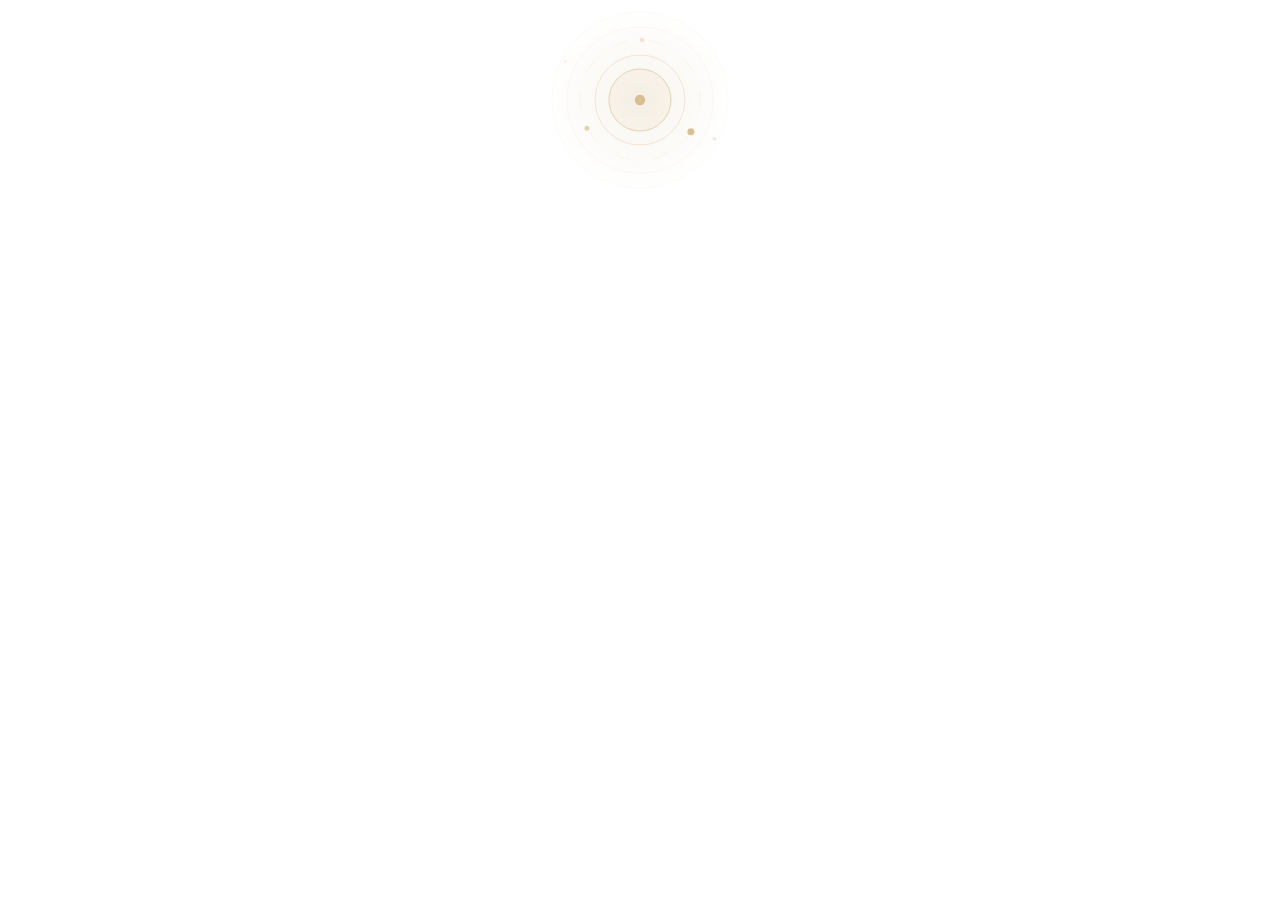
<file: memory_orb_standalone_flutterflow.html>
<!DOCTYPE html>
<html>
<head>
<meta name="viewport" content="width=device-width,initial-scale=1">
<style>
*{margin:0;padding:0;box-sizing:border-box}
html,body{width:100%;height:100%;background:transparent}
canvas{display:block;margin:auto}
</style>
</head>
<body>
<canvas id="orb" width="200" height="200"></canvas>
<script>
const GOLD=[201,169,110];
const S=200;
const canvas=document.getElementById('orb');
const ctx=canvas.getContext('2d');

function gold(o){return `rgba(${GOLD[0]},${GOLD[1]},${GOLD[2]},${o})`}

function drawRing(cx,cy,r,op,lw){
  ctx.beginPath();ctx.arc(cx,cy,r,0,Math.PI*2);
  ctx.strokeStyle=gold(op);ctx.lineWidth=lw;ctx.stroke();
}

function drawDashed(cx,cy,r,op,dashLen,gapLen,angle){
  const circ=2*Math.PI*r,total=dashLen+gapLen;
  const count=Math.floor(circ/total);
  const sweep=(dashLen/total)*(Math.PI*2/count);
  ctx.strokeStyle=gold(op);ctx.lineWidth=0.5;ctx.lineCap='round';
  for(let i=0;i<count;i++){
    const start=angle+(i/count)*Math.PI*2;
    ctx.beginPath();ctx.arc(cx,cy,r,start,start+sweep);ctx.stroke();
  }
}

function drawNodes(cx,cy,oR,angle,count,off,sizes,ops){
  for(let i=0;i<count;i++){
    const a=angle+off+(2*Math.PI/count)*i;
    ctx.beginPath();ctx.arc(cx+oR*Math.cos(a),cy+oR*Math.sin(a),sizes[i],0,Math.PI*2);
    ctx.fillStyle=gold(ops[i]);ctx.fill();
  }
}

function draw(ts){
  const cx=S/2,cy=S/2,r=S/2,t=ts/1000;
  ctx.clearRect(0,0,S,S);
  const oA=(t/12)*Math.PI*2,oS=-(t/22)*Math.PI*2,dA=(t/14)*Math.PI*2;
  const pulse=0.93+0.14*(0.5+0.5*Math.sin(t*Math.PI/2));
  const dotOp=0.6+0.4*(0.5+0.5*Math.sin(t*Math.PI));
  const grd=ctx.createRadialGradient(cx,cy,0,cx,cy,r*0.92);
  grd.addColorStop(0,gold(0.12));grd.addColorStop(1,gold(0));
  ctx.beginPath();ctx.arc(cx,cy,r*0.92,0,Math.PI*2);ctx.fillStyle=grd;ctx.fill();
  drawRing(cx,cy,r*0.88,0.10,0.5);
  drawRing(cx,cy,r*0.73,0.17,0.5);
  drawDashed(cx,cy,r*0.60,0.22,14,22,dA);
  drawRing(cx,cy,r*0.45,0.32,0.75);
  const iR=r*0.29*pulse;
  ctx.beginPath();ctx.arc(cx,cy,iR,0,Math.PI*2);ctx.fillStyle=gold(0.08);ctx.fill();
  drawRing(cx,cy,iR,0.35+0.25*(pulse-0.93)/0.14,0.75);
  ctx.beginPath();ctx.arc(cx,cy,r*0.052,0,Math.PI*2);ctx.fillStyle=gold(dotOp*0.9);ctx.fill();
  drawNodes(cx,cy,r*0.60,oA,3,0,[3.5,2.5,2.0],[0.7,0.5,0.35]);
  drawNodes(cx,cy,r*0.84,oS,2,Math.PI/4,[2.0,1.5],[0.20,0.15]);
  requestAnimationFrame(draw);
}
requestAnimationFrame(draw);
</script>
</body>
</html>
</file>
<file: css/style.css>
/* ==========================================================================
   Boucherie Ulysse & Sandrine — feuille de style éditoriale
   Palette : bordeaux profond / terracotta / or artisanal / kraft crème
   ========================================================================== */

/* ===== Reset ===== */
*, *::before, *::after { box-sizing: border-box; }
html { scroll-behavior: smooth; -webkit-text-size-adjust: 100%; }
@media (prefers-reduced-motion: reduce) {
  html { scroll-behavior: auto; }
  *, *::before, *::after { animation-duration: .001ms !important; animation-iteration-count: 1 !important; transition-duration: .001ms !important; scroll-behavior: auto !important; }
}
body, h1, h2, h3, h4, p, figure, blockquote, ul, ol, table { margin: 0; }
ul, ol { padding: 0; list-style: none; }
img { max-width: 100%; display: block; }
a { color: inherit; text-decoration: none; }
button { font: inherit; color: inherit; background: none; border: 0; cursor: pointer; }
input, textarea { font: inherit; color: inherit; }
table { border-collapse: collapse; width: 100%; }

/* ===== Design tokens ===== */
:root {
  /* Palette — atelier sombre, accent boucher */
  --color-bg: #0B0807;
  --color-bg-alt: #160F0C;
  --color-surface: #1D1512;
  --color-ink: #F5ECDF;
  --color-ink-soft: #C9B7A2;
  --color-ink-faint: #8C7A68;

  --color-primary: #E81630;
  --color-primary-hover: #FF3650;
  --color-primary-dark: #5C0814;
  --color-primary-light: #FF4D63;
  --color-terracotta: #E08D49;
  --color-gold: #D9B873;
  --color-gold-light: #F0DDB0;

  --color-border: #2C221B;
  --color-border-soft: #221A15;

  --font-heading: 'Playfair Display', Georgia, 'Times New Roman', serif;
  --font-body: 'Outfit', -apple-system, BlinkMacSystemFont, 'Segoe UI', sans-serif;

  --container-w: 1240px;
  --space-section: clamp(4.5rem, 9vw, 8.5rem);
  --radius-sm: 3px;
  --radius-md: 6px;

  --ease-out: cubic-bezier(.16, 1, .3, 1);
  --dur-base: .3s;
}

/* ===== Base ===== */
body {
  font-family: var(--font-body);
  font-size: 16px;
  line-height: 1.65;
  color: var(--color-ink);
  background: var(--color-bg);
  overflow-x: hidden;
}
h1, h2, h3, h4 { font-family: var(--font-heading); font-weight: 700; line-height: 1.15; color: var(--color-ink); }
h2 { font-size: clamp(2rem, 4vw, 2.9rem); }
h3 { font-size: clamp(1.2rem, 2vw, 1.45rem); }
em { font-style: italic; color: var(--color-terracotta); }
.container { max-width: var(--container-w); margin: 0 auto; padding: 0 clamp(1.25rem, 4vw, 3rem); }
.center { text-align: center; margin-left: auto; margin-right: auto; }

.icon { width: 1.1em; height: 1.1em; flex: none; }
.icon-sm { width: .85em; height: .85em; }
.icon-half { clip-path: inset(0 50% 0 0); opacity: .6; }

.skip-link {
  position: absolute; left: -999px; top: 0; z-index: 10000;
  background: var(--color-primary); color: #fff; padding: .8rem 1.4rem;
  border-radius: 0 0 var(--radius-sm) 0;
}
.skip-link:focus { left: 0; }

:focus-visible { outline: 2px solid var(--color-terracotta); outline-offset: 3px; }

/* ===== Chapter label / section heads ===== */
.chapter-label {
  font-family: var(--font-body); font-weight: 600; font-size: .78rem;
  letter-spacing: .22em; text-transform: uppercase; color: var(--color-terracotta);
  display: flex; align-items: center; gap: .8rem; margin-bottom: .9rem;
}
.chapter-label::before { content: ''; width: 34px; height: 1px; background: var(--color-terracotta); }
.chapter-label.center { justify-content: center; }
.section-intro { max-width: 580px; color: var(--color-ink-soft); font-size: 1.05rem; margin: 1rem auto 0; }

/* ===== Buttons ===== */
.btn {
  display: inline-flex; align-items: center; justify-content: center; gap: .6rem;
  font-family: var(--font-body); font-weight: 600; font-size: .95rem;
  padding: .85rem 1.6rem; border: 1px solid transparent; border-radius: var(--radius-sm);
  transition: transform var(--dur-base) var(--ease-out), background-color var(--dur-base), border-color var(--dur-base), color var(--dur-base);
  white-space: nowrap;
}
.btn-primary { background: var(--color-primary); color: #fff; }
.btn-primary:hover { background: var(--color-primary-hover); }
.btn-call { background: var(--color-primary); color: #fff; flex-direction: column; gap: .15rem; padding: .8rem 1.8rem; }
.btn-call-num { font-weight: 400; font-size: .78rem; opacity: .9; }
.btn-call:hover { background: var(--color-primary-hover); }
.btn-outline { background: transparent; color: var(--color-ink); border-color: var(--color-ink-soft); }
.btn-outline:hover { background: var(--color-ink); color: var(--color-bg); border-color: var(--color-ink); }
.btn-lg { padding: 1.05rem 2.1rem; font-size: 1rem; }
.btn-sm { padding: .55rem 1.1rem; font-size: .85rem; }
.btn-block { width: 100%; }
.btn-magnetic { will-change: transform; }

/* ===== Preloader ===== */
.preloader {
  position: fixed; inset: 0; z-index: 9999; display: flex; flex-direction: column;
  align-items: center; justify-content: center; gap: 20px;
  background: radial-gradient(circle at 50% 35%, var(--color-primary-light), var(--color-primary-dark) 70%);
  color: #fff; transition: opacity .7s var(--ease-out), visibility .7s var(--ease-out);
}
.preloader.is-done { opacity: 0; visibility: hidden; pointer-events: none; }
.preloader-mark { width: 58px; height: 58px; color: var(--color-gold-light); }
.preloader-text { font-family: var(--font-heading); font-size: 1.6rem; font-weight: 800; letter-spacing: .04em; }
.preloader-bar { width: 150px; height: 3px; border-radius: 3px; background: rgba(255, 255, 255, .16); overflow: hidden; position: relative; }
.preloader-bar::after {
  content: ''; position: absolute; inset: 0; width: 40%; background: var(--color-gold-light);
  animation: preloader-slide 1.1s ease-in-out infinite;
}
@keyframes preloader-slide { 0% { transform: translateX(-100%); } 100% { transform: translateX(350%); } }
.no-js .preloader { display: none; }

/* ===== Scroll progress ===== */
.scroll-progress {
  position: fixed; top: 0; left: 0; height: 3px; width: 100%; z-index: 1001;
  background: var(--color-primary); transform-origin: left; transform: scaleX(0);
}

/* ===== Header ===== */
.site-header {
  position: fixed; top: 0; left: 0; right: 0; z-index: 900;
  padding: 1.6rem 0; transition: background-color var(--dur-base), padding var(--dur-base), box-shadow var(--dur-base), border-color var(--dur-base);
  border-bottom: 1px solid transparent;
}
.site-header.scrolled {
  background: rgba(11, 8, 7, .82); backdrop-filter: blur(14px);
  padding: .9rem 0; border-bottom-color: var(--color-border); box-shadow: 0 12px 30px rgba(0, 0, 0, .3);
}
.header-inner { display: flex; align-items: center; justify-content: space-between; gap: 1.5rem; }
.logo { display: flex; align-items: center; gap: .65rem; font-family: var(--font-heading); font-weight: 700; font-size: 1.15rem; color: var(--color-ink); }
.logo-mark { width: 30px; height: 30px; color: var(--color-gold-light); flex: none; }

.header-actions { display: flex; align-items: center; gap: 1.4rem; }
.phone-link { display: flex; align-items: center; gap: .5rem; font-weight: 600; font-size: .92rem; color: var(--color-ink); }

.nav-toggle {
  position: relative; z-index: 980;
  display: flex; align-items: center; gap: .7rem; padding: 0; background: none; border: 0;
}
.nav-toggle-label { font-size: .82rem; font-weight: 600; letter-spacing: .12em; text-transform: uppercase; color: var(--color-ink); }
.nav-toggle-box { display: flex; flex-direction: column; gap: 5px; width: 26px; height: 18px; align-items: center; justify-content: center; }
.nav-toggle-box span { width: 26px; height: 2px; background: var(--color-ink); transition: transform var(--dur-base) var(--ease-out), opacity var(--dur-base), width var(--dur-base); }
.nav-toggle-box span:last-child { width: 17px; align-self: flex-end; }
.nav-toggle:hover .nav-toggle-box span:last-child { width: 26px; }
.nav-toggle[aria-expanded="true"] .nav-toggle-box span:nth-child(1) { transform: translateY(7px) rotate(45deg); width: 26px; }
.nav-toggle[aria-expanded="true"] .nav-toggle-box span:nth-child(2) { opacity: 0; }
.nav-toggle[aria-expanded="true"] .nav-toggle-box span:nth-child(3) { transform: translateY(-7px) rotate(-45deg); width: 26px; }

/* ===== Full-screen overlay menu ===== */
.main-nav {
  position: fixed; inset: 0; z-index: 970;
  display: flex; align-items: center; justify-content: center;
  background:
    radial-gradient(circle at 82% 12%, rgba(232, 22, 48, .22), transparent 55%),
    var(--color-primary-dark);
  opacity: 0; visibility: hidden; pointer-events: none;
  transition: opacity .5s var(--ease-out), visibility .5s var(--ease-out);
}
.main-nav.open { opacity: 1; visibility: visible; pointer-events: auto; }
.main-nav ul { display: flex; flex-direction: column; gap: .4rem; text-align: center; }
.main-nav li { overflow: hidden; }
.main-nav a {
  display: flex; align-items: baseline; gap: 1rem; justify-content: center;
  font-family: var(--font-heading); font-weight: 700; font-size: clamp(2.1rem, 6vw, 4.1rem);
  color: rgba(245, 236, 223, .55); padding: .35rem 0;
  position: relative; transition: color var(--dur-base) var(--ease-out), transform var(--dur-base) var(--ease-out);
  transform: translateY(110%);
}
.main-nav.open a { transform: translateY(0); transition: transform .6s var(--ease-out), color var(--dur-base) var(--ease-out); }
.main-nav li:nth-child(1) a { transition-delay: .04s; }
.main-nav li:nth-child(2) a { transition-delay: .09s; }
.main-nav li:nth-child(3) a { transition-delay: .14s; }
.main-nav li:nth-child(4) a { transition-delay: .19s; }
.main-nav li:nth-child(5) a { transition-delay: .24s; }
.main-nav li:nth-child(6) a { transition-delay: .29s; }
.main-nav li:nth-child(7) a { transition-delay: .34s; }
.main-nav a .hero-index-num { font-size: .35em; color: var(--color-primary-light); font-family: var(--font-body); font-weight: 600; }
.main-nav a:hover, .main-nav a.active { color: var(--color-ink); }
@media (prefers-reduced-motion: reduce) { .main-nav a { transform: none; transition: color var(--dur-base); } }

/* ===== Section dots (repère de navigation permanent) ===== */
.section-dots {
  position: fixed; right: 1.7rem; top: 50%; transform: translateY(-50%); z-index: 870;
  display: flex; flex-direction: column; align-items: flex-end; gap: 1.05rem;
}
.section-dots a {
  position: relative; display: flex; align-items: center; justify-content: flex-end;
  width: 12px; height: 12px;
}
.section-dots a::before {
  content: ''; width: 8px; height: 8px; border-radius: 50%;
  background: rgba(39, 24, 17, .22); border: 1px solid rgba(39, 24, 17, .3);
  transition: background-color var(--dur-base) var(--ease-out), border-color var(--dur-base), transform var(--dur-base) var(--ease-out), box-shadow var(--dur-base);
}
.section-dots a:hover::before { background: var(--color-primary-light); border-color: var(--color-primary-light); transform: scale(1.25); }
.section-dots a.active::before {
  background: var(--color-primary); border-color: var(--color-primary); transform: scale(1.5);
  box-shadow: 0 0 0 4px rgba(200, 16, 52, .18);
}
.dot-label {
  position: absolute; right: 22px; top: 50%; transform: translateY(-50%) translateX(6px);
  white-space: nowrap; background: var(--color-primary-dark); color: #fff;
  font-size: .76rem; font-weight: 600; letter-spacing: .02em; padding: .4rem .8rem;
  border-radius: 100px; opacity: 0; pointer-events: none;
  transition: opacity var(--dur-base) var(--ease-out), transform var(--dur-base) var(--ease-out);
  box-shadow: 0 6px 16px rgba(28, 7, 6, .25);
}
.section-dots a:hover .dot-label,
.section-dots a.active .dot-label { opacity: 1; transform: translateY(-50%) translateX(0); }
.section-dots a:not(:hover):not(.active) .dot-label { transition-delay: 0s; }
.section-dots a.active:not(:hover) .dot-label { opacity: .92; }

/* ===== Hero ===== */
.hero {
  position: relative; min-height: 100svh; display: flex; align-items: center;
  overflow: hidden; background: var(--color-primary-dark); color: var(--color-ink);
}
.hero-media { position: absolute; inset: 0; z-index: 0; }
.hero-video, .hero-fallback-img { position: absolute; inset: 0; width: 100%; height: 100%; object-fit: cover; }
.hero-veil {
  position: absolute; inset: 0; z-index: 1;
  background:
    linear-gradient(180deg, rgba(12, 4, 3, .62) 0%, rgba(12, 4, 3, .4) 38%, rgba(12, 4, 3, .82) 100%),
    linear-gradient(100deg, rgba(12, 4, 3, .72) 0%, rgba(12, 4, 3, .18) 55%);
}
.hero-vertical-label {
  position: absolute; right: 1.8rem; top: 50%; transform: translateY(-50%) rotate(180deg);
  writing-mode: vertical-rl; z-index: 2; font-size: .8rem; letter-spacing: .18em;
  color: rgba(248, 241, 227, .55); display: none;
}
.hero-layout {
  position: relative; z-index: 2; width: 100%;
  display: grid; grid-template-columns: 1.5fr 1fr; gap: 4rem; align-items: end; padding-top: 7rem; padding-bottom: 5rem;
}
.eyebrow {
  display: flex; align-items: center; gap: .7rem;
  font-size: .85rem; font-weight: 700; letter-spacing: .24em; text-transform: uppercase;
  color: var(--color-ink); margin-bottom: 1.3rem;
}
.eyebrow::before { content: ''; width: 30px; height: 3px; border-radius: 2px; background: var(--color-primary-light); flex: none; }
.hero-content h1 {
  font-size: clamp(3.2rem, 8.5vw, 6.6rem); color: #fff; letter-spacing: -.015em; margin-bottom: 1.3rem;
  text-shadow: 0 4px 36px rgba(0, 0, 0, .35);
}
.hero-content h1 em { color: var(--color-primary-light); font-style: italic; }
.hero-subtitle { font-size: clamp(1.05rem, 1.6vw, 1.25rem); color: rgba(248, 241, 227, .82); max-width: 480px; margin-bottom: 1.8rem; }

.hero-badges { display: flex; flex-wrap: wrap; gap: .7rem; margin-bottom: 2.2rem; }
.badge {
  display: inline-flex; align-items: center; gap: .4rem; font-size: .82rem; font-weight: 500;
  padding: .5rem 1rem; border: 1px solid rgba(248, 241, 227, .3); border-radius: 100px; color: var(--color-ink);
}
.badge-rating { color: var(--color-gold-light); border-color: rgba(217, 184, 115, .4); }
.badge-rating small { color: rgba(248, 241, 227, .7); font-weight: 400; }
.badge-open { border-color: rgba(125, 168, 105, .5); color: #BFE3AE; }
.badge-open.is-closed { border-color: rgba(220, 130, 110, .5); color: #F1B3A2; }

.hero-actions { display: flex; flex-wrap: wrap; gap: 1rem; }
.hero-actions .btn-outline { border-color: rgba(245, 236, 223, .45); color: var(--color-ink); }
.hero-actions .btn-outline:hover { background: var(--color-ink); color: var(--color-primary-dark); border-color: var(--color-ink); }

.hero-index { display: flex; flex-direction: column; gap: 0; border-top: 1px solid rgba(248, 241, 227, .22); }
.hero-index a {
  display: flex; align-items: baseline; gap: 1rem; padding: .85rem 0;
  border-bottom: 1px solid rgba(248, 241, 227, .22); font-family: var(--font-heading);
  font-size: 1.05rem; color: rgba(248, 241, 227, .75); transition: color var(--dur-base), padding-left var(--dur-base) var(--ease-out);
}
.hero-index a:hover { color: var(--color-gold-light); padding-left: .5rem; }
.hero-index-num { font-size: .78rem; color: var(--color-gold-light); font-family: var(--font-body); font-weight: 600; }

.scroll-cue {
  position: absolute; bottom: 1.8rem; left: 50%; transform: translateX(-50%); z-index: 2;
  width: 38px; height: 38px; border-radius: 50%; border: 1px solid rgba(248, 241, 227, .35);
  display: flex; align-items: center; justify-content: center; color: var(--color-ink);
  animation: scroll-cue-bounce 2.2s ease-in-out infinite;
}
@keyframes scroll-cue-bounce { 0%, 100% { transform: translateX(-50%) translateY(0); } 50% { transform: translateX(-50%) translateY(8px); } }
@media (prefers-reduced-motion: reduce) { .scroll-cue { animation: none; } }

/* ===== Story (Notre histoire) ===== */
.story { padding: var(--space-section) 0; background: var(--color-bg); }
.story-grid { display: grid; grid-template-columns: .85fr 1fr; gap: clamp(2.5rem, 6vw, 5.5rem); align-items: center; }
.story-media { position: relative; }
.story-media > img { width: 100%; aspect-ratio: 4 / 5; object-fit: cover; border-radius: var(--radius-md); }
.story-media-inset {
  position: absolute; bottom: -2rem; left: -2rem; width: 46%; border: 6px solid var(--color-bg);
  box-shadow: 0 14px 36px rgba(0, 0, 0, .5); border-radius: var(--radius-md); overflow: hidden;
}
.story-media-inset img { aspect-ratio: 4 / 5; object-fit: cover; }

.drop-cap::first-letter {
  font-family: var(--font-heading); font-size: 3.6em; font-weight: 700; float: left;
  line-height: .82; margin: .04em .12em 0 0; color: var(--color-primary);
}
.story-text h2 { margin-bottom: 1.3rem; }
.story-text p { color: var(--color-ink-soft); font-size: 1.05rem; margin-bottom: 1.3rem; }
.pull-quote {
  font-family: var(--font-heading); font-style: italic; font-weight: 600; font-size: 1.35rem;
  color: var(--color-primary-light); border-left: 3px solid var(--color-terracotta);
  padding: .3rem 0 .3rem 1.6rem; margin: 1.8rem 0;
}
.value-list { margin-top: 1.8rem; border-top: 1px solid var(--color-border); }
.value-list li {
  display: flex; align-items: baseline; gap: 1.1rem; padding: 1rem 0;
  border-bottom: 1px solid var(--color-border); font-weight: 500; color: var(--color-ink);
}
.value-num { font-family: var(--font-heading); font-weight: 700; color: var(--color-gold); font-size: 1.05rem; }

/* ===== Numbers band ===== */
.numbers-band { background: var(--color-primary-dark); color: var(--color-ink); padding: 3.4rem 0; }
.numbers-row { display: grid; grid-template-columns: repeat(4, 1fr); gap: 2rem; text-align: center; }
.number { display: flex; flex-direction: column; gap: .5rem; }
.number strong { font-family: var(--font-heading); font-size: clamp(1.8rem, 3vw, 2.5rem); color: var(--color-gold-light); font-weight: 700; }
.number-sub { font-size: 1.1rem; opacity: .75; margin-left: .15em; }
.number span:last-child { font-size: .85rem; color: rgba(248, 241, 227, .68); letter-spacing: .03em; }
.number + .number { border-left: 1px solid rgba(248, 241, 227, .18); }

/* ===== Comptoir story (alternating rows) ===== */
.comptoir-story { padding: var(--space-section) 0; background: var(--color-bg-alt); }
.comptoir-story > .container { margin-bottom: clamp(2.5rem, 5vw, 4rem); }
.comptoir-story h2 { margin-bottom: .9rem; }
.story-row {
  max-width: var(--container-w); margin: 0 auto clamp(2.5rem, 5vw, 4rem); padding: 0 clamp(1.25rem, 4vw, 3rem);
  display: grid; grid-template-columns: 1fr 1fr; gap: clamp(2rem, 5vw, 4.5rem); align-items: center;
}
.story-row:last-of-type { margin-bottom: 0; }
.story-row.reverse .story-row-media { order: 2; }
.story-row.reverse .story-row-text { order: 1; }
.story-row-media img { width: 100%; aspect-ratio: 16 / 11; object-fit: cover; border-radius: var(--radius-md); }
.story-row-num { font-family: var(--font-heading); font-size: 1.1rem; font-weight: 700; color: var(--color-terracotta); display: block; margin-bottom: .6rem; }
.story-row-text h3 { margin-bottom: .8rem; }
.story-row-text p { color: var(--color-ink-soft); }
.story-cta { display: flex; flex-wrap: wrap; gap: 1rem; justify-content: center; margin-top: 1rem; }

/* ===== La Carte ===== */
.carte { padding: var(--space-section) 0; background: var(--color-bg); }
.carte > .container > .chapter-label, .carte h2, .carte .section-intro { margin-left: auto; margin-right: auto; }
.carte-grid { display: grid; grid-template-columns: repeat(2, 1fr); gap: clamp(2.5rem, 5vw, 4.5rem) clamp(2.5rem, 6vw, 5.5rem); margin-top: clamp(2.5rem, 5vw, 4rem); }
.carte-cat h3 {
  display: flex; align-items: center; gap: .65rem; font-size: 1.3rem; color: var(--color-primary);
  padding-bottom: .9rem; margin-bottom: 1.1rem; border-bottom: 2px solid var(--color-primary);
}
.carte-cat h3 .icon { color: var(--color-terracotta); width: 1.2em; height: 1.2em; }
.carte-list li { padding: .9rem 0; border-bottom: 1px dashed var(--color-border); }
.carte-list li:last-child { border-bottom: 0; }
.carte-item-head { display: flex; align-items: baseline; gap: .5rem; }
.carte-item-name { font-weight: 600; font-size: 1.02rem; white-space: nowrap; }
.carte-leader { flex: 1; border-bottom: 1px dotted var(--color-ink-faint); height: 0; transform: translateY(-.35em); }
.carte-item-price { font-size: .85rem; color: var(--color-terracotta); font-weight: 600; white-space: nowrap; }
.carte-item-desc { color: var(--color-ink-soft); font-size: .92rem; margin-top: .3rem; }
.menu-note { text-align: center; margin-top: clamp(2.5rem, 5vw, 4rem); color: var(--color-ink-soft); }
.menu-note a { color: var(--color-primary); font-weight: 600; text-decoration: underline; text-underline-offset: 3px; }

/* ===== Gallery ===== */
.gallery { padding: var(--space-section) 0; background: var(--color-bg-alt); }
.gallery-hint { color: var(--color-ink-faint); font-size: .9rem; margin-top: .6rem; }
.gyro-prompt {
  display: flex; width: fit-content; align-items: center; gap: .6rem; margin: 1.1rem auto 0;
  background: var(--color-primary); color: #fff; font-weight: 600; font-size: .85rem;
  padding: .7rem 1.3rem; border-radius: 100px; box-shadow: 0 8px 20px rgba(200, 16, 52, .3);
  animation: gyro-prompt-pulse 2.2s ease-in-out infinite;
}
.gyro-prompt[hidden] { display: none; }
.gyro-prompt .icon { width: 1.1em; height: 1.1em; }
@keyframes gyro-prompt-pulse { 0%, 100% { transform: scale(1); } 50% { transform: scale(1.04); } }
@media (prefers-reduced-motion: reduce) { .gyro-prompt { animation: none; } }
.gallery-collage {
  margin-top: clamp(2.5rem, 5vw, 4rem); display: grid; grid-template-columns: repeat(6, 1fr);
  grid-auto-rows: 130px; gap: .9rem;
}
.gallery-item {
  position: relative; overflow: hidden; border-radius: var(--radius-md);
  --rx: 0deg; --ry: 0deg; --scale: 1;
  transform: perspective(900px) rotateX(var(--rx)) rotateY(var(--ry)) scale(var(--scale));
  transition: transform .35s var(--ease-out), box-shadow .35s var(--ease-out);
  box-shadow: 0 10px 28px rgba(0, 0, 0, .45);
}
.gallery-item img { width: 100%; height: 100%; object-fit: cover; }
.gallery-item figcaption {
  position: absolute; left: 0; right: 0; bottom: 0; padding: 1.6rem .9rem .8rem;
  font-size: .82rem; font-weight: 500; color: #fff;
  background: linear-gradient(0deg, rgba(20, 8, 6, .75), transparent);
}
.collage-a { grid-column: 1 / 4; grid-row: 1 / 3; }
.collage-b { grid-column: 4 / 7; grid-row: 1 / 2; }
.collage-c { grid-column: 4 / 6; grid-row: 2 / 3; }
.collage-d { grid-column: 6 / 7; grid-row: 2 / 3; }
.collage-e { grid-column: 1 / 3; grid-row: 3 / 5; }
.collage-f { grid-column: 3 / 5; grid-row: 3 / 4; }
.collage-g { grid-column: 5 / 7; grid-row: 3 / 5; }
.collage-h { grid-column: 3 / 5; grid-row: 4 / 5; }

/* ===== Reviews ===== */
.reviews { padding: var(--space-section) 0; background: var(--color-bg); }
.reviews-head { display: flex; align-items: flex-end; justify-content: space-between; gap: 2rem; flex-wrap: wrap; margin-bottom: 2.5rem; }
.rating-summary { display: flex; align-items: center; gap: .7rem; }
.rating-summary strong { font-family: var(--font-heading); font-size: 2rem; color: var(--color-primary); }
.rating-summary .stars { display: flex; gap: 2px; color: var(--color-gold); }
.rating-summary span { color: var(--color-ink-soft); font-size: .88rem; }

.reviews-track { display: flex; gap: 1.4rem; overflow-x: auto; scroll-snap-type: x mandatory; padding-bottom: .5rem; scrollbar-width: none; }
.reviews-track::-webkit-scrollbar { display: none; }
.review-card {
  scroll-snap-align: start; flex: 0 0 min(360px, 84vw); background: var(--color-surface);
  border: 1px solid var(--color-border); border-radius: var(--radius-md); padding: 2rem 1.8rem;
}
.icon-quote { width: 1.8rem; height: 1.8rem; color: var(--color-gold-light); margin-bottom: 1rem; }
.review-card p { font-size: .98rem; color: var(--color-ink); margin-bottom: 1.1rem; }
.review-card footer { font-weight: 600; font-size: .88rem; color: var(--color-terracotta); }

.reviews-actions { display: flex; align-items: center; gap: 1rem; margin-top: 2rem; flex-wrap: wrap; }
.carousel-btn {
  width: 42px; height: 42px; border-radius: 50%; border: 1px solid var(--color-border);
  display: flex; align-items: center; justify-content: center; transition: background-color var(--dur-base), border-color var(--dur-base);
}
.carousel-btn:first-of-type .icon { transform: rotate(90deg); }
.carousel-btn:last-of-type .icon { transform: rotate(-90deg); }
.carousel-btn:hover { background: var(--color-primary); color: #fff; border-color: var(--color-primary); }
.reviews-actions .btn { margin-left: auto; }

/* ===== Infos pratiques ===== */
.pratique { padding: var(--space-section) 0; background: var(--color-primary-dark); color: var(--color-ink); }
.pratique-grid { display: grid; grid-template-columns: .8fr 1fr; gap: clamp(2.5rem, 6vw, 5.5rem); align-items: start; }
.pratique-media img { width: 100%; aspect-ratio: 4 / 5; object-fit: cover; border-radius: var(--radius-md); position: sticky; top: 7rem; }
.pratique-text h2 { color: #fff; margin-bottom: 2.2rem; }
.pratique-text .chapter-label { color: var(--color-gold-light); }
.pratique-text .chapter-label::before { background: var(--color-gold-light); }
.pratique-block { padding-bottom: 1.8rem; margin-bottom: 1.8rem; border-bottom: 1px solid rgba(248, 241, 227, .18); }
.pratique-block:last-child { border-bottom: 0; margin-bottom: 0; padding-bottom: 0; }
.pratique-block h3 { display: flex; align-items: center; gap: .6rem; color: var(--color-gold-light); margin-bottom: 1rem; }
.pratique-block h3 .icon { color: var(--color-gold-light); }

.hours-table td { padding: .55rem 0; border-bottom: 1px solid rgba(248, 241, 227, .12); font-size: .94rem; }
.hours-table td:first-child { font-weight: 500; color: rgba(248, 241, 227, .85); }
.hours-table td:last-child { text-align: right; color: rgba(248, 241, 227, .7); }
.hours-table tr.is-today td { color: var(--color-gold-light); font-weight: 600; }
.infos-note { font-size: .82rem; color: rgba(248, 241, 227, .55); margin-top: .8rem; }

.tag-list li { position: relative; padding: .5rem 0 .5rem 1.3rem; color: rgba(248, 241, 227, .82); font-size: .95rem; }
.tag-list li::before { content: ''; position: absolute; left: 0; top: 1.05rem; width: 6px; height: 6px; border-radius: 50%; background: var(--color-gold-light); }

/* ===== Contact ===== */
.contact { padding: var(--space-section) 0; background: var(--color-bg); }
.contact-grid { display: grid; grid-template-columns: .85fr 1fr; gap: clamp(2.5rem, 6vw, 5.5rem); }
.contact-info h2 { margin-bottom: 1.8rem; }
.contact-list { margin-bottom: 1.8rem; }
.contact-list li { display: flex; align-items: center; gap: .9rem; padding: .9rem 0; border-bottom: 1px solid var(--color-border); }
.contact-list .icon { color: var(--color-terracotta); }
.contact-list a:hover { color: var(--color-primary); }

.social-links { display: flex; gap: .8rem; margin-bottom: 1.8rem; }
.social-links a {
  width: 40px; height: 40px; border-radius: 50%; border: 1px solid var(--color-border);
  display: flex; align-items: center; justify-content: center; transition: background-color var(--dur-base), border-color var(--dur-base), color var(--dur-base);
}
.social-links a:hover { background: var(--color-primary); color: #fff; border-color: var(--color-primary); }

.map-placeholder, .map-embed { width: 100%; aspect-ratio: 4 / 3; border-radius: var(--radius-md); overflow: hidden; border: 1px solid var(--color-border); }

.reservation-form { background: var(--color-surface); border: 1px solid var(--color-border); border-radius: var(--radius-md); padding: clamp(1.8rem, 3vw, 2.6rem); }
.reservation-form h3 { margin-bottom: 1.6rem; }
.form-row { margin-bottom: 1.2rem; }
.form-row-split { display: grid; grid-template-columns: 1fr 1fr; gap: 1rem; margin-bottom: 1.2rem; }
.form-row-split .form-row { margin-bottom: 0; }
.form-row label { display: block; font-size: .85rem; font-weight: 600; margin-bottom: .45rem; color: var(--color-ink-soft); }
.form-row input, .form-row textarea {
  width: 100%; padding: .75rem .9rem; border: 1px solid var(--color-border); border-radius: var(--radius-sm);
  background: var(--color-bg); font-size: .95rem; transition: border-color var(--dur-base), box-shadow var(--dur-base);
}
.form-row input::placeholder, .form-row textarea::placeholder { color: var(--color-ink-faint); }
.form-row input:focus, .form-row textarea:focus { outline: none; border-color: var(--color-primary); box-shadow: 0 0 0 3px rgba(232, 22, 48, .2); }
.form-success { margin-top: 1rem; padding: .9rem 1rem; background: rgba(125, 168, 105, .14); border: 1px solid rgba(125, 168, 105, .35); color: #BFE3AE; border-radius: var(--radius-sm); font-size: .9rem; }
.form-note { font-size: .78rem; color: var(--color-ink-faint); margin-top: 1rem; }

/* ===== Footer ===== */
.site-footer { background: var(--color-primary-dark); color: rgba(248, 241, 227, .75); padding: clamp(3rem, 6vw, 5rem) 0 0; }
.footer-grid { display: grid; grid-template-columns: 1.4fr 1fr 1fr 1.2fr; gap: 2.5rem; padding-bottom: 3rem; border-bottom: 1px solid rgba(248, 241, 227, .14); }
.footer-brand .logo { color: #fff; margin-bottom: 1rem; }
.footer-brand p { font-size: .9rem; margin-bottom: 1.4rem; }
.footer-links h4, .footer-hours h4, .footer-contact h4 { color: #fff; font-size: .82rem; letter-spacing: .12em; text-transform: uppercase; font-family: var(--font-body); margin-bottom: 1.2rem; }
.footer-links li { margin-bottom: .7rem; font-size: .9rem; }
.footer-links a:hover { color: var(--color-gold-light); }
.footer-contact p { display: flex; align-items: center; gap: .6rem; font-size: .9rem; margin-bottom: .8rem; }
.hours-table-compact td { padding: .35rem 0; font-size: .85rem; }
.footer-bottom { text-align: center; padding: 1.6rem 0; font-size: .8rem; color: rgba(248, 241, 227, .5); }

/* ===== Fixed UI: action bar, float call, back to top ===== */
.action-bar {
  display: none; position: fixed; bottom: 0; left: 0; right: 0; z-index: 800;
  background: var(--color-surface); border-top: 1px solid var(--color-border);
  padding: .5rem clamp(.5rem, 3vw, 1.5rem); padding-bottom: max(.5rem, env(safe-area-inset-bottom));
  justify-content: space-around;
}
.action-bar a { display: flex; flex-direction: column; align-items: center; gap: .3rem; font-size: .68rem; font-weight: 500; color: var(--color-ink-soft); padding: .4rem; min-width: 44px; }
.action-bar .action-accent { color: var(--color-primary); }

.float-call {
  display: none; position: fixed; right: 1.5rem; bottom: 1.5rem; z-index: 850;
  width: 56px; height: 56px; border-radius: 50%; background: var(--color-primary); color: #fff;
  align-items: center; justify-content: center; box-shadow: 0 10px 26px rgba(200, 16, 52, .4);
}
.float-call .icon { width: 1.4em; height: 1.4em; }

.back-to-top {
  position: fixed; right: 1.5rem; bottom: 1.5rem; z-index: 840;
  width: 46px; height: 46px; border-radius: 50%; background: var(--color-primary); color: #fff;
  display: flex; align-items: center; justify-content: center; transition: opacity var(--dur-base), transform var(--dur-base), background-color var(--dur-base);
  box-shadow: 0 8px 20px rgba(200, 16, 52, .35);
}
.back-to-top:hover { background: var(--color-primary-hover); }
.back-to-top[hidden] { display: none; }

/* ===== Marquee ticker ===== */
.marquee { background: var(--color-primary); overflow: hidden; padding: 1.05rem 0; border-top: 1px solid rgba(0, 0, 0, .18); border-bottom: 1px solid rgba(0, 0, 0, .18); position: relative; z-index: 1; }
.marquee-track { display: flex; width: max-content; gap: 1.4rem; animation: marquee-scroll 28s linear infinite; }
.marquee-track span { font-family: var(--font-heading); font-weight: 700; font-size: clamp(1.05rem, 2.4vw, 1.65rem); text-transform: uppercase; letter-spacing: .03em; color: #fff; white-space: nowrap; }
.marquee-dot { color: rgba(255, 255, 255, .55); }
@keyframes marquee-scroll { from { transform: translateX(0); } to { transform: translateX(-50%); } }
@media (prefers-reduced-motion: reduce) { .marquee-track { animation: none; } }

/* ===== Curseur personnalisé (desktop) ===== */
.cursor-dot, .cursor-ring { position: fixed; top: 0; left: 0; pointer-events: none; z-index: 9990; border-radius: 50%; transform: translate(-50%, -50%); display: none; }
.cursor-dot { width: 8px; height: 8px; background: var(--color-primary-light); }
.cursor-ring {
  width: 36px; height: 36px; border: 1px solid rgba(232, 22, 48, .55);
  transition: width .25s var(--ease-out), height .25s var(--ease-out), border-color .25s var(--ease-out);
}
body.cursor-hover .cursor-ring { width: 56px; height: 56px; border-color: var(--color-primary-light); }
@media (hover: hover) and (pointer: fine) {
  .cursor-dot, .cursor-ring { display: block; }
  @media (prefers-reduced-motion: no-preference) {
    body { cursor: none; }
    a, button { cursor: none; }
    input, textarea, select { cursor: auto; }
  }
}

/* ===== Chiffres de chapitre géants ===== */
section[data-chapter] { position: relative; }
section[data-chapter]::before {
  content: attr(data-chapter); position: absolute; top: -3vw; right: 2vw; z-index: 0;
  font-family: var(--font-heading); font-weight: 800; font-size: clamp(8rem, 20vw, 17rem); line-height: 1;
  color: rgba(245, 236, 223, .035); pointer-events: none; user-select: none;
}
section[data-chapter] > .container, section[data-chapter] > .story-row { position: relative; z-index: 1; }

/* ===== Reveal-on-scroll ===== */
[data-reveal] { opacity: 0; transform: translateY(28px); transition: opacity .7s var(--ease-out), transform .7s var(--ease-out); }
[data-reveal].in-view { opacity: 1; transform: translateY(0); }
@media (prefers-reduced-motion: reduce) { [data-reveal] { opacity: 1; transform: none; transition: none; } }

/* ==========================================================================
   Responsive
   ========================================================================== */
@media (max-width: 1080px) {
  .section-dots { display: none; }
  .hero-layout { grid-template-columns: 1fr; gap: 3rem; }
  .hero-index { display: none; }
  .story-grid, .pratique-grid, .contact-grid { grid-template-columns: 1fr; }
  .pratique-media img { position: static; }
  .carte-grid { grid-template-columns: 1fr; gap: 2.5rem; }
  .footer-grid { grid-template-columns: 1fr 1fr; }
}

@media (max-width: 860px) {
  .phone-link span { display: none; }
  .header-actions .btn { display: none; }
  .nav-toggle-label { display: none; }

  .numbers-row { grid-template-columns: 1fr 1fr; gap: 1.6rem 1rem; }
  .number + .number { border-left: 0; }

  .story-row { grid-template-columns: 1fr; }
  .story-row.reverse .story-row-media, .story-row.reverse .story-row-text { order: initial; }

  .gallery-collage { grid-template-columns: repeat(2, 1fr); grid-auto-rows: 200px; }
  .collage-a, .collage-b, .collage-c, .collage-d, .collage-e, .collage-f, .collage-g, .collage-h {
    grid-column: auto; grid-row: auto;
  }
  .collage-a { grid-column: 1 / 3; grid-row: auto; }

  .footer-grid { grid-template-columns: 1fr; gap: 2rem; }

  .action-bar { display: flex; }
  .float-call { display: none !important; }
  .back-to-top { bottom: 4.6rem; }
}

@media (max-width: 560px) {
  .hero-content h1 { font-size: clamp(2.4rem, 11vw, 3.2rem); }
  .form-row-split { grid-template-columns: 1fr; gap: 0; }
  .form-row-split .form-row { margin-bottom: 1.2rem; }
  .story-media-inset { display: none; }
  .reviews-actions .btn { margin-left: 0; width: 100%; }
}
</file>
